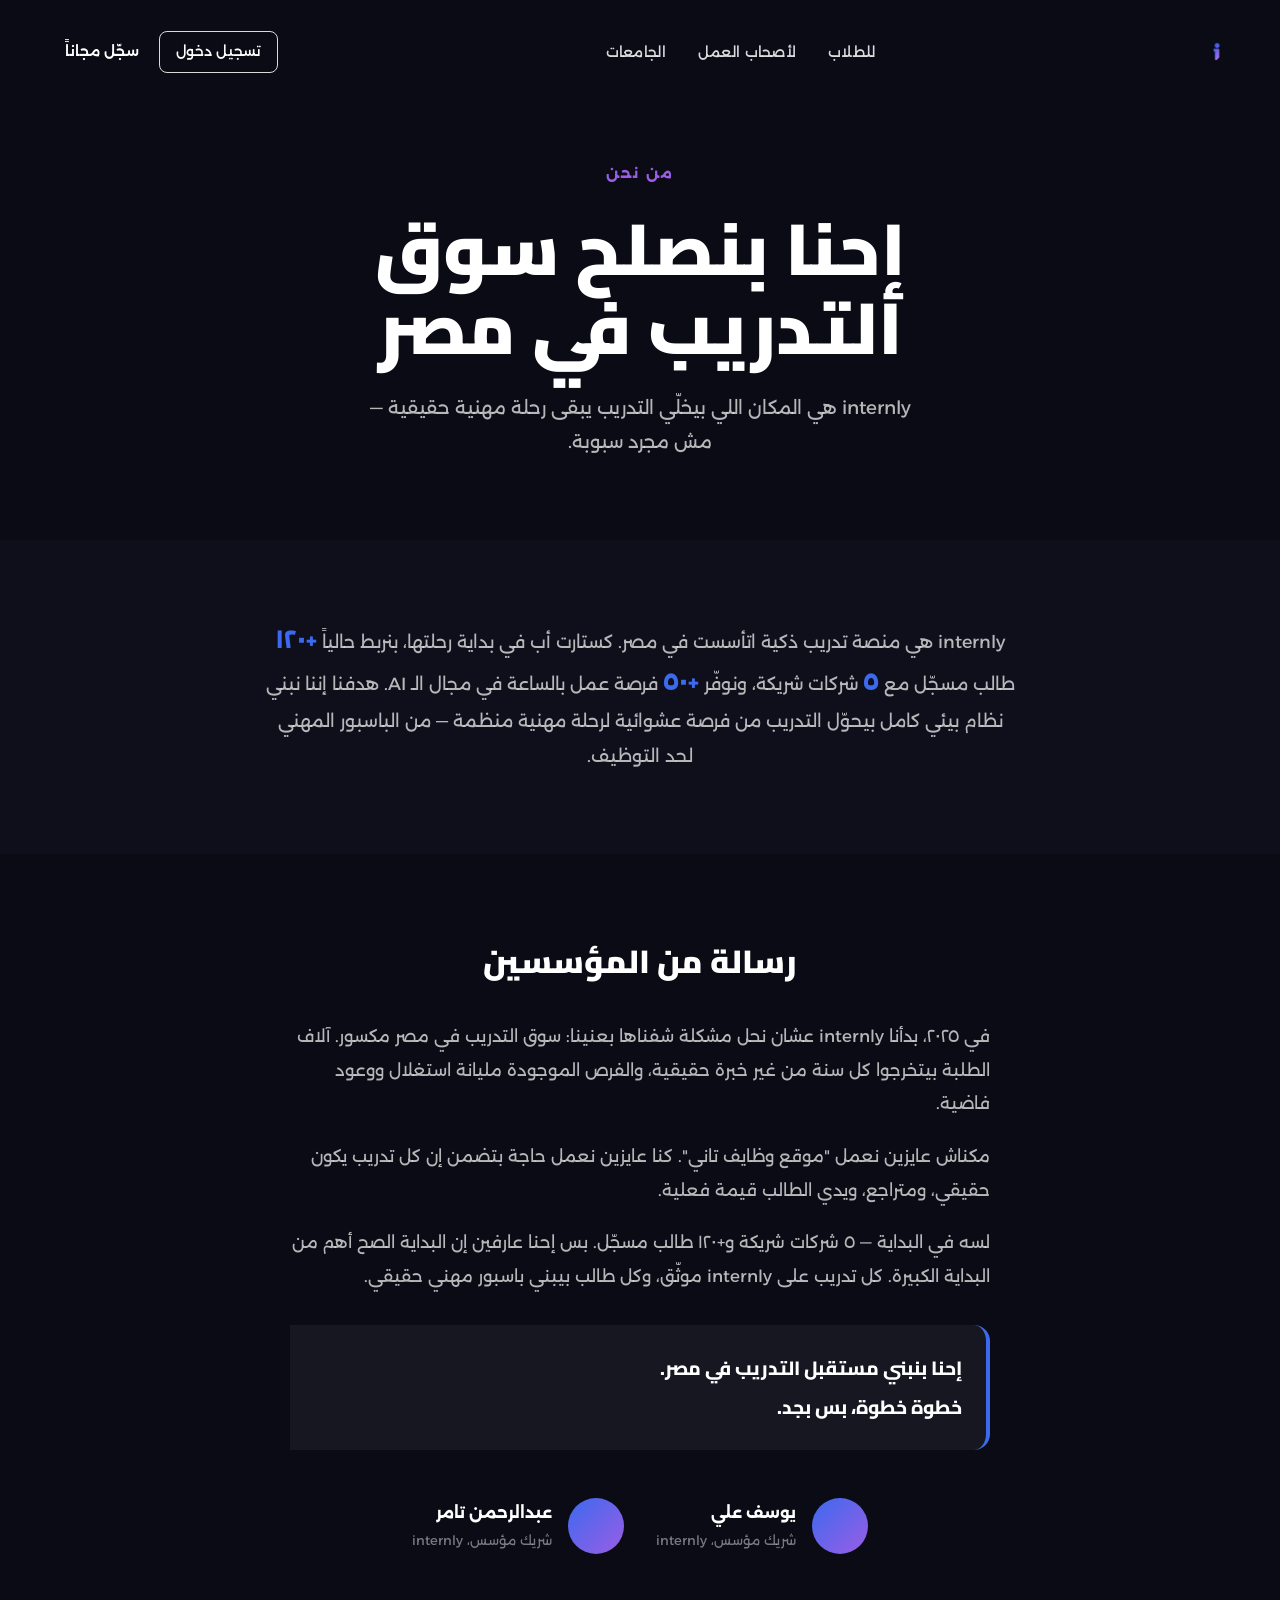
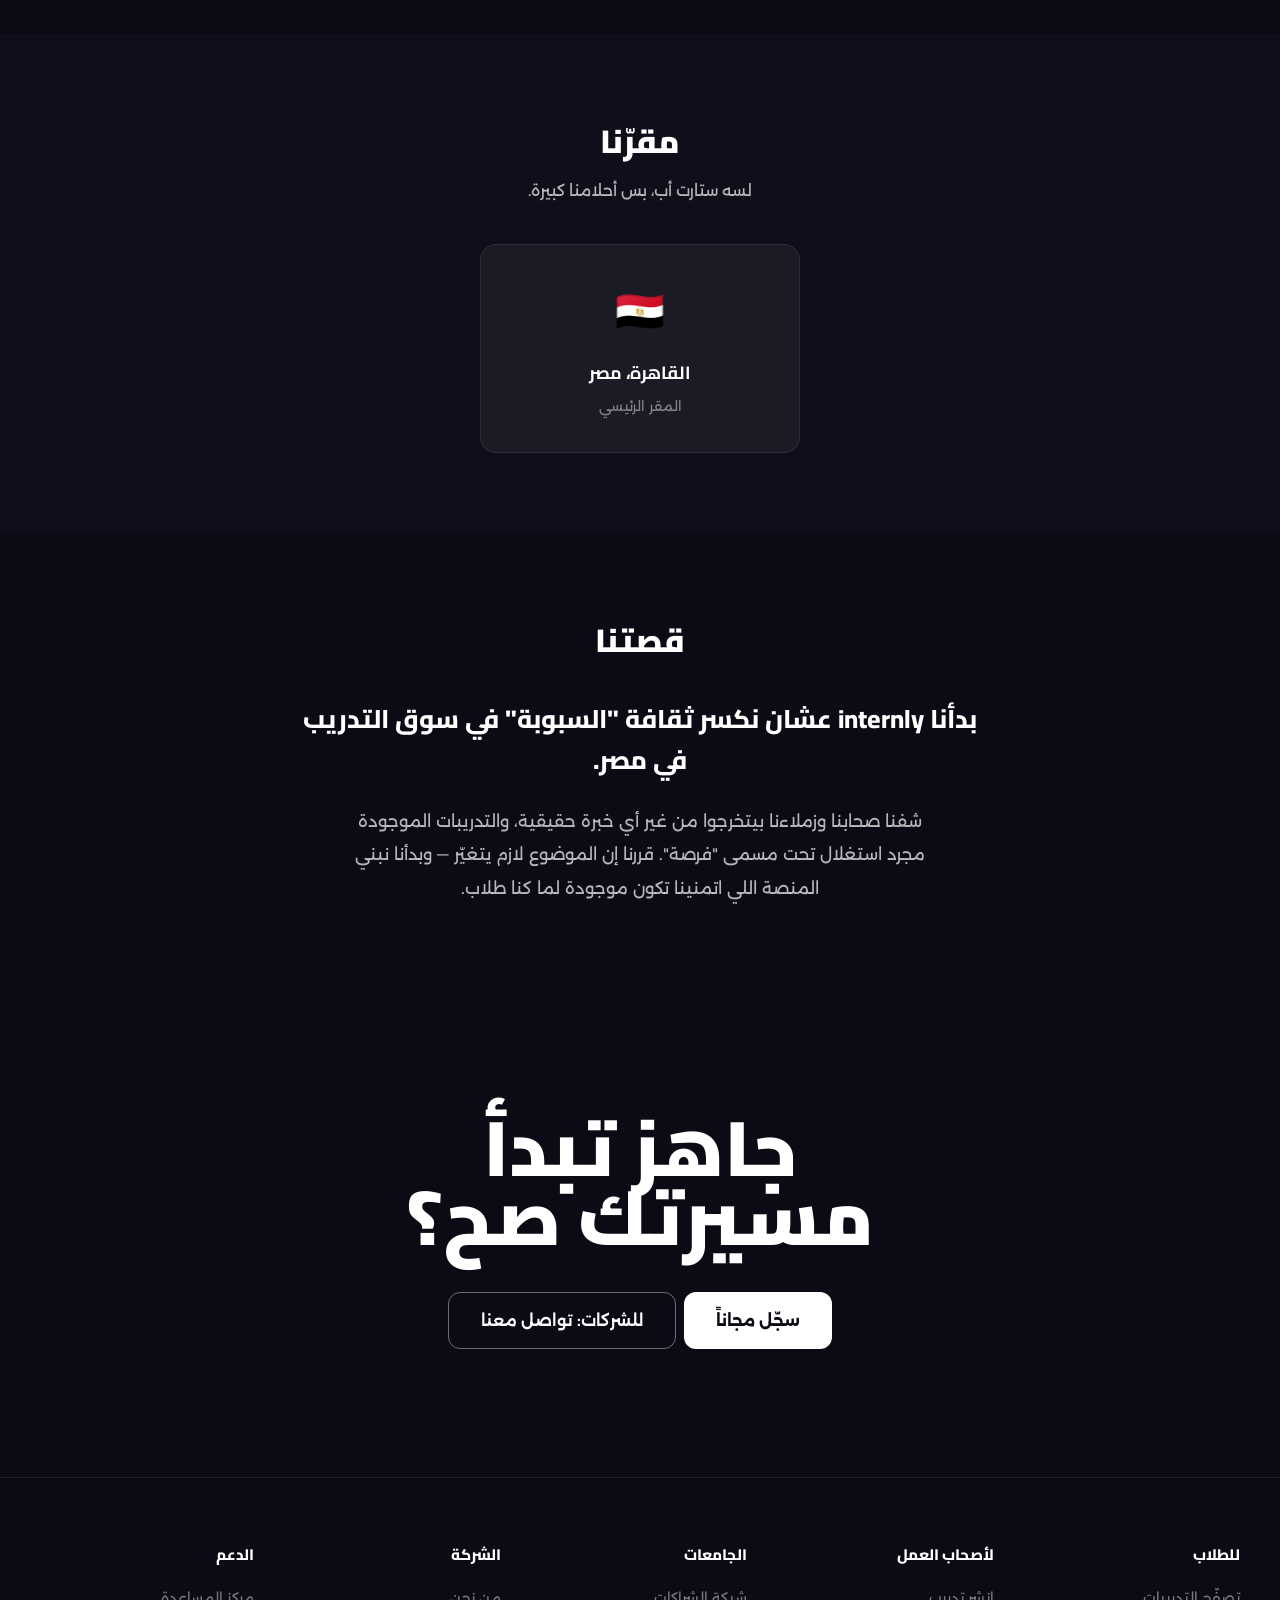
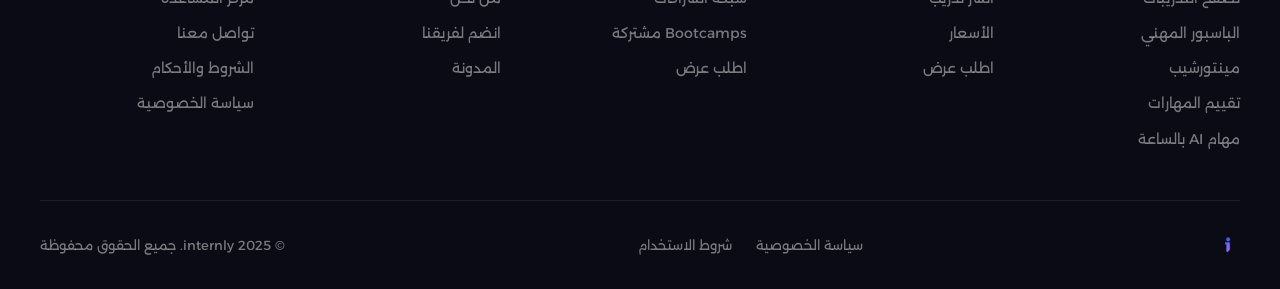
<file: about.html>
<!DOCTYPE html>
<html lang="ar" dir="rtl">
<head>
<meta charset="UTF-8">
<meta name="viewport" content="width=device-width, initial-scale=1.0">
<title>من نحن – internly</title>
<meta name="description" content="تعرّف على قصة internly — ستارت أب مصري بيصلح سوق التدريب. تأسست على يد يوسف علي وعبدالرحمن تامر.">
<meta name="theme-color" content="#0a0b14">
<link rel="preconnect" href="https://fonts.googleapis.com">
<link href="https://fonts.googleapis.com/css2?family=Alexandria:wght@300;400;500;600;700;800;900&family=Cairo:wght@300;400;600;700;900&display=swap" rel="stylesheet">
<link rel="stylesheet" href="css/main.css">
<link rel="stylesheet" href="css/about-new.css">
</head>
<body>

<!-- LOADING SCREEN -->
<div class="loader-screen" id="loader">
  <div class="loader-logo"><img src="assets/logo.png" alt="internly"></div>
</div>

<!-- NAVBAR -->
<nav class="pill-nav" id="mainNav">
  <div class="nav-container">
    <div class="nav-logo"><a href="index.html"><img src="assets/logo.png" alt="internly"></a></div>
    <ul class="nav-links" id="navLinks">
      <li data-dropdown="students">
        <a href="index.html#">للطلاب</a>
        <div class="mega-dropdown" id="dd-students">
          <div class="mega-promo">
            <div class="mega-promo-badge"><img src="assets/logo.png" alt="internly"></div>
            <p class="mega-promo-text">اكتشف تدريبات موثّقة ومنظمة تبني مسيرتك المهنية صح من البداية.</p>
            <a href="index.html#" class="mega-promo-link">ابدأ رحلتك <span>→</span></a>
          </div>
          <div class="mega-col">
            <h4>استكشف</h4>
            <a href="#">تصفّح التدريبات الموثّقة</a>
            <a href="#">ابني الباسبور المهني</a>
            <a href="#">مينتورشيب وتوجيه</a>
            <a href="#">تقييم المهارات</a>
          </div>
          <div class="mega-col">
            <h4>موارد</h4>
            <a href="#">نصائح المقابلات</a>
            <a href="#">دليل أول تدريب</a>
            <a href="#">قصص نجاح</a>
          </div>
        </div>
      </li>
      <li data-dropdown="employers">
        <a href="index.html#">لأصحاب العمل</a>
        <div class="mega-dropdown" id="dd-employers">
          <div class="mega-promo">
            <div class="mega-promo-badge"><img src="assets/logo.png" alt="internly"></div>
            <p class="mega-promo-text">وصّل شركتك بأحسن المواهب الجديدة في مصر.</p>
            <a href="index.html#" class="mega-promo-link">انشر تدريب <span>→</span></a>
          </div>
          <div class="mega-col">
            <h4>الحلول</h4>
            <a href="#">انشر تدريب</a>
            <a href="#">مطابقة ذكية (قريباً)</a>
            <a href="#">بناء العلامة التجارية</a>
            <a href="#">أسعار الشركات</a>
          </div>
          <div class="mega-col">
            <h4>موارد</h4>
            <a href="#">لماذا internly؟</a>
            <a href="#">اطلب عرض</a>
          </div>
        </div>
      </li>
      <li data-dropdown="universities">
        <a href="index.html#">الجامعات</a>
        <div class="mega-dropdown" id="dd-universities">
          <div class="mega-promo">
            <div class="mega-promo-badge"><img src="assets/logo.png" alt="internly"></div>
            <p class="mega-promo-text">أدوات متكاملة لمراكز التوظيف في الجامعات.</p>
            <a href="index.html#" class="mega-promo-link">اطلب عرض <span>→</span></a>
          </div>
          <div class="mega-col">
            <h4>الحلول</h4>
            <a href="#">شبكة الشراكات</a>
            <a href="#">متابعة نجاح الطلاب</a>
            <a href="#">Bootcamps مشتركة</a>
          </div>
          <div class="mega-col">
            <h4>موارد</h4>
            <a href="#">أدوات التسويق</a>
            <a href="#">اطلب عرض</a>
          </div>
        </div>
      </li>
    </ul>
    <div class="nav-actions">
      <a href="login.html" class="btn-login" id="btnLogin">تسجيل دخول</a>
      <a href="signup.html" class="btn-signup" id="btnSignup">سجّل مجاناً</a>
    </div>
    <button class="hamburger" id="hamburger" aria-label="القائمة">
      <span></span><span></span><span></span>
    </button>
  </div>
</nav>

<!-- ═══════════════════════════════════
     ABOUT HERO
════════════════════════════════════ -->
<section class="about-hero">
  <div class="about-hero-inner">
    <p class="about-label">من نحن</p>
    <h1 class="about-headline">إحنا بنصلح سوق<br>التدريب في مصر</h1>
    <p class="about-hero-desc">internly هي المكان اللي بيخلّي التدريب يبقى رحلة مهنية حقيقية — مش مجرد سبوبة.</p>
  </div>
</section>

<!-- ═══════════════════════════════════
     ABOUT DESCRIPTION + REAL STATS
════════════════════════════════════ -->
<section class="about-desc-section">
  <div class="about-desc-inner">
    <p class="about-desc-text">
      internly هي منصة تدريب ذكية اتأسست في مصر. كستارت أب في بداية رحلتها، بنربط حالياً
      <strong class="stat-highlight">+١٢٠</strong> طالب مسجّل مع
      <strong class="stat-highlight">٥</strong> شركات شريكة، ونوفّر
      <strong class="stat-highlight">+٥٠</strong> فرصة عمل بالساعة في مجال الـ AI.
      هدفنا إننا نبني نظام بيئي كامل بيحوّل التدريب من فرصة عشوائية لرحلة مهنية منظمة — من الباسبور المهني لحد التوظيف.
    </p>
  </div>
</section>

<!-- ═══════════════════════════════════
     CO-FOUNDERS LETTER
════════════════════════════════════ -->
<section class="about-letter-section">
  <div class="about-letter-inner">
    <h2 class="letter-title">رسالة من المؤسسين</h2>
    <div class="letter-content">
      <p>في ٢٠٢٥، بدأنا internly عشان نحل مشكلة شفناها بعنينا: سوق التدريب في مصر مكسور. آلاف الطلبة بيتخرجوا كل سنة من غير خبرة حقيقية، والفرص الموجودة مليانة استغلال ووعود فاضية.</p>
      <p>مكناش عايزين نعمل "موقع وظايف تاني". كنا عايزين نعمل حاجة بتضمن إن كل تدريب يكون حقيقي، ومتراجع، ويدي الطالب قيمة فعلية.</p>
      <p>لسه في البداية — ٥ شركات شريكة و+١٢٠ طالب مسجّل. بس إحنا عارفين إن البداية الصح أهم من البداية الكبيرة. كل تدريب على internly موثّق، وكل طالب بيبني باسبور مهني حقيقي.</p>
      <p class="letter-emphasis">إحنا بنبني مستقبل التدريب في مصر.<br>خطوة خطوة، بس بجد.</p>
    </div>
    <div class="letter-signatures">
      <div class="letter-signature">
        <div class="signature-avatar"></div>
        <div class="signature-info">
          <strong class="signature-name">يوسف علي</strong>
          <span class="signature-role">شريك مؤسس، internly</span>
        </div>
      </div>
      <div class="letter-signature">
        <div class="signature-avatar"></div>
        <div class="signature-info">
          <strong class="signature-name">عبدالرحمن تامر</strong>
          <span class="signature-role">شريك مؤسس، internly</span>
        </div>
      </div>
    </div>
  </div>
</section>

<!-- ═══════════════════════════════════
     OFFICE LOCATION
════════════════════════════════════ -->
<section class="about-offices-section">
  <div class="about-offices-inner">
    <h2 class="offices-title">مقرّنا</h2>
    <p class="offices-desc">لسه ستارت أب، بس أحلامنا كبيرة.</p>
    <div class="offices-grid" style="max-width:320px;margin:0 auto">
      <div class="office-card fade-in">
        <div class="office-icon">🇪🇬</div>
        <strong class="office-city">القاهرة، مصر</strong>
        <span class="office-area">المقر الرئيسي</span>
      </div>
    </div>
  </div>
</section>

<!-- ═══════════════════════════════════
     OUR STORY
════════════════════════════════════ -->
<section class="about-story-section">
  <div class="about-story-inner">
    <h2 class="story-title">قصتنا</h2>
    <div class="story-content">
      <p class="story-text-large">بدأنا internly عشان نكسر ثقافة "السبوبة" في سوق التدريب في مصر.</p>
      <p class="story-text-sub">شفنا صحابنا وزملاءنا بيتخرجوا من غير أي خبرة حقيقية، والتدريبات الموجودة مجرد استغلال تحت مسمى "فرصة". قررنا إن الموضوع لازم يتغيّر — وبدأنا نبني المنصة اللي اتمنينا تكون موجودة لما كنا طلاب.</p>
    </div>
  </div>
</section>

<!-- ═══════════════════════════════════
     CTA
════════════════════════════════════ -->
<section class="cta-section">
  <div class="cta-inner">
    <h2 class="cta-title">
      <span class="cta-line">جاهز تبدأ</span>
      <span class="cta-line">مسيرتك صح؟</span>
    </h2>
    <div class="cta-btns">
      <a href="signup.html" class="btn-white" id="ctaRegister">سجّل مجاناً</a>
      <a href="signup.html" class="btn-ghost" id="ctaCompany">للشركات: تواصل معنا</a>
    </div>
  </div>
</section>

<!-- FOOTER -->
<footer>
  <div class="footer-grid">
    <div class="footer-col">
      <h4 class="footer-col-title">للطلاب</h4>
      <ul class="footer-col-links">
        <li><a href="#">تصفّح التدريبات</a></li>
        <li><a href="#">الباسبور المهني</a></li>
        <li><a href="#">مينتورشيب</a></li>
        <li><a href="#">تقييم المهارات</a></li>
        <li><a href="#">مهام AI بالساعة</a></li>
      </ul>
    </div>
    <div class="footer-col">
      <h4 class="footer-col-title">لأصحاب العمل</h4>
      <ul class="footer-col-links">
        <li><a href="#">انشر تدريب</a></li>
        <li><a href="#">الأسعار</a></li>
        <li><a href="#">اطلب عرض</a></li>
      </ul>
    </div>
    <div class="footer-col">
      <h4 class="footer-col-title">الجامعات</h4>
      <ul class="footer-col-links">
        <li><a href="#">شبكة الشراكات</a></li>
        <li><a href="#">Bootcamps مشتركة</a></li>
        <li><a href="#">اطلب عرض</a></li>
      </ul>
    </div>
    <div class="footer-col">
      <h4 class="footer-col-title">الشركة</h4>
      <ul class="footer-col-links">
        <li><a href="about.html">من نحن</a></li>
        <li><a href="#">انضم لفريقنا</a></li>
        <li><a href="#">المدونة</a></li>
      </ul>
    </div>
    <div class="footer-col">
      <h4 class="footer-col-title">الدعم</h4>
      <ul class="footer-col-links">
        <li><a href="#">مركز المساعدة</a></li>
        <li><a href="#">تواصل معنا</a></li>
        <li><a href="#">الشروط والأحكام</a></li>
        <li><a href="#">سياسة الخصوصية</a></li>
      </ul>
    </div>
  </div>
  <div class="footer-bottom">
    <div class="footer-bottom-inner">
      <div class="footer-brand"><img src="assets/logo.png" alt="internly" class="footer-logo-img"></div>
      <div class="footer-legal">
        <a href="#">سياسة الخصوصية</a>
        <a href="#">شروط الاستخدام</a>
      </div>
      <p class="footer-copyright">© 2025 internly. جميع الحقوق محفوظة</p>
    </div>
  </div>
</footer>

<!-- WAITLIST MODAL -->
<div class="modal-overlay" id="modalOverlay">
  <div class="modal">
    <button class="modal-close" onclick="closeModal()">&times;</button>
    <div class="modal-icon">🚀</div>
    <h3 class="modal-title">انضم لقائمة الانتظار</h3>
    <p class="modal-desc">كن من أوائل المستفيدين عند إطلاق internly</p>
    <form id="waitlistForm" class="modal-form">
      <input type="text" class="modal-input" placeholder="الاسم الكامل" required>
      <input type="email" class="modal-input" placeholder="البريد الإلكتروني" required>
      <input type="tel" class="modal-input" placeholder="رقم الهاتف (اختياري)">
      <button type="submit" class="modal-btn">سجّل الآن</button>
    </form>
    <div class="modal-success" id="modalSuccess">
      <div class="success-icon">✅</div>
      <h3>تم التسجيل بنجاح!</h3>
      <p>سنتواصل معك قريباً عند الإطلاق</p>
    </div>
  </div>
</div>

<button class="back-to-top" id="backToTop" aria-label="العودة للأعلى">↑</button>

<script src="js/main.js"></script>

<!--Start of Tawk.to Script-->
<script type="text/javascript">
var Tawk_API=Tawk_API||{}, Tawk_LoadStart=new Date();
(function(){
var s1=document.createElement("script"),s0=document.getElementsByTagName("script")[0];
s1.async=true;
s1.src='https://embed.tawk.to/6a14f5feda221a1c3a6a4a73/1jpgu1qs7';
s1.charset='UTF-8';
s1.setAttribute('crossorigin','*');
s0.parentNode.insertBefore(s1,s0);
})();
</script>
<!--End of Tawk.to Script-->

</body>
</html>
</file>
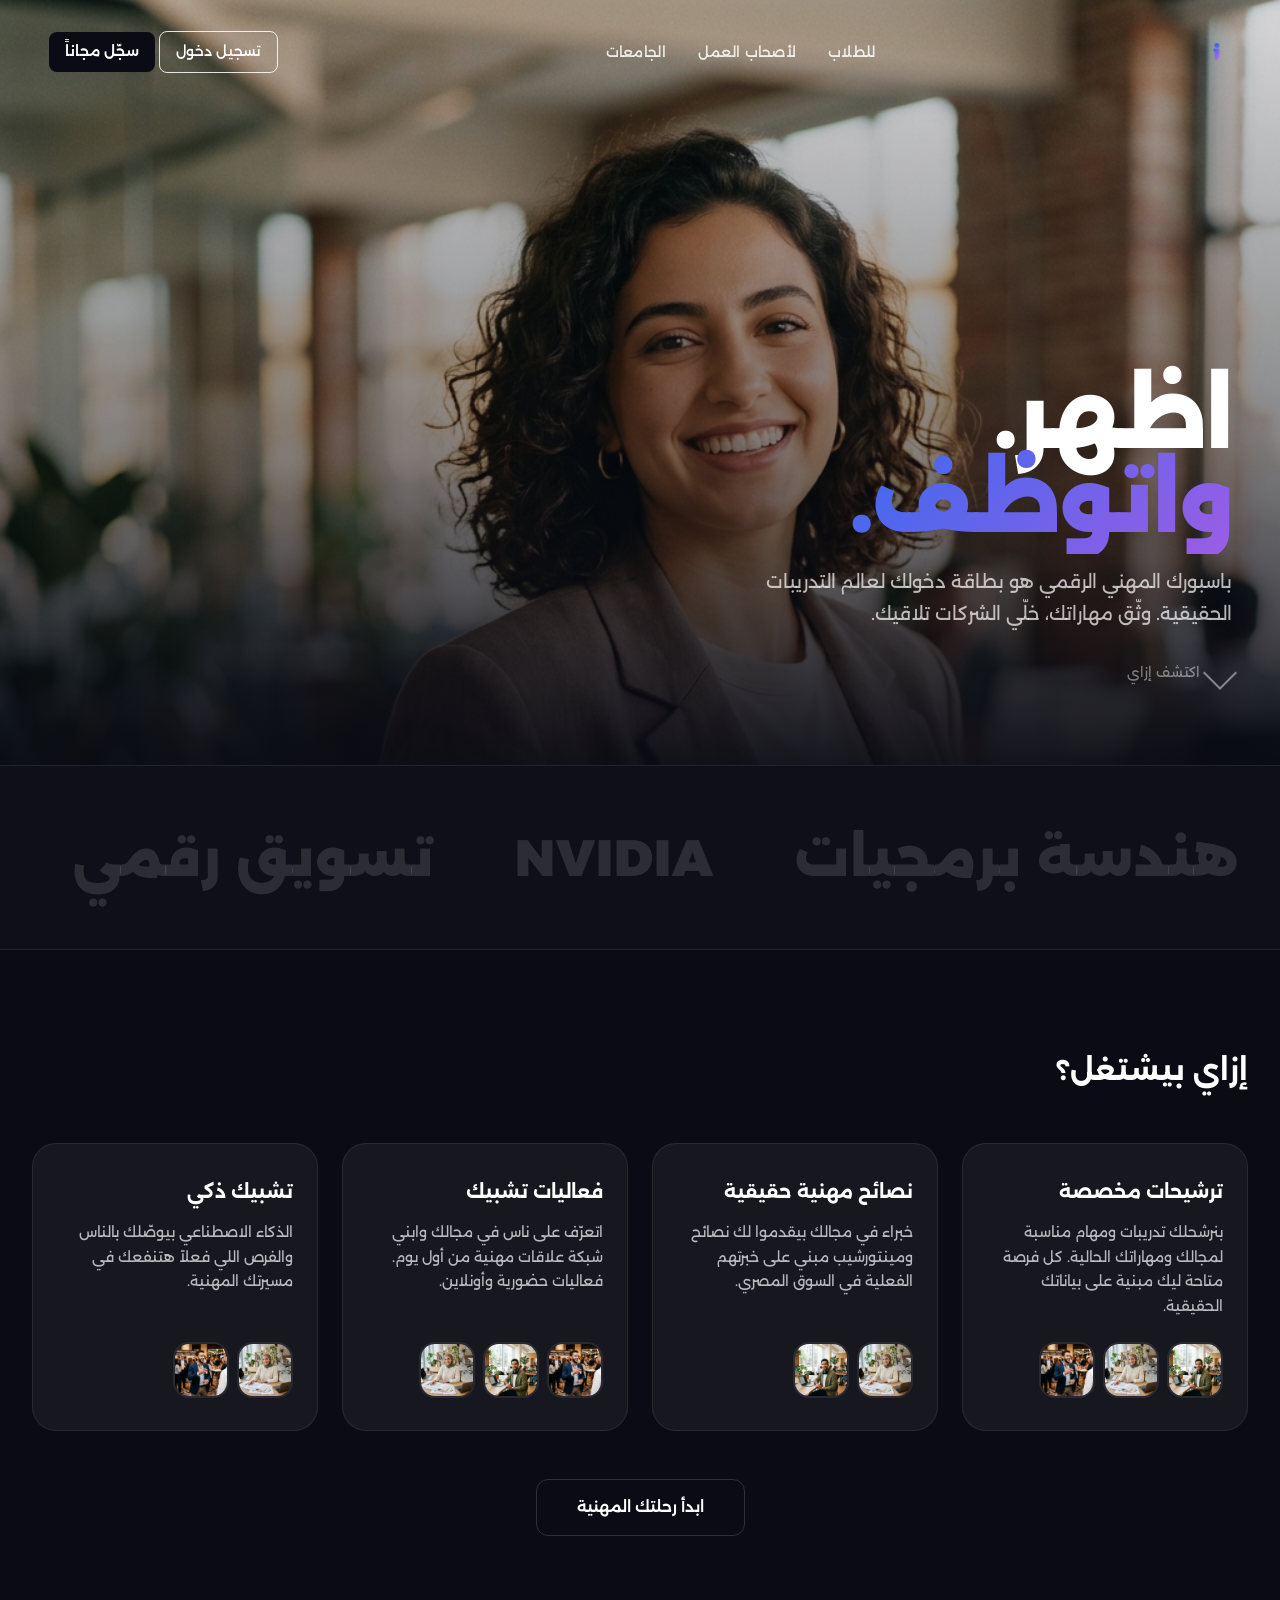
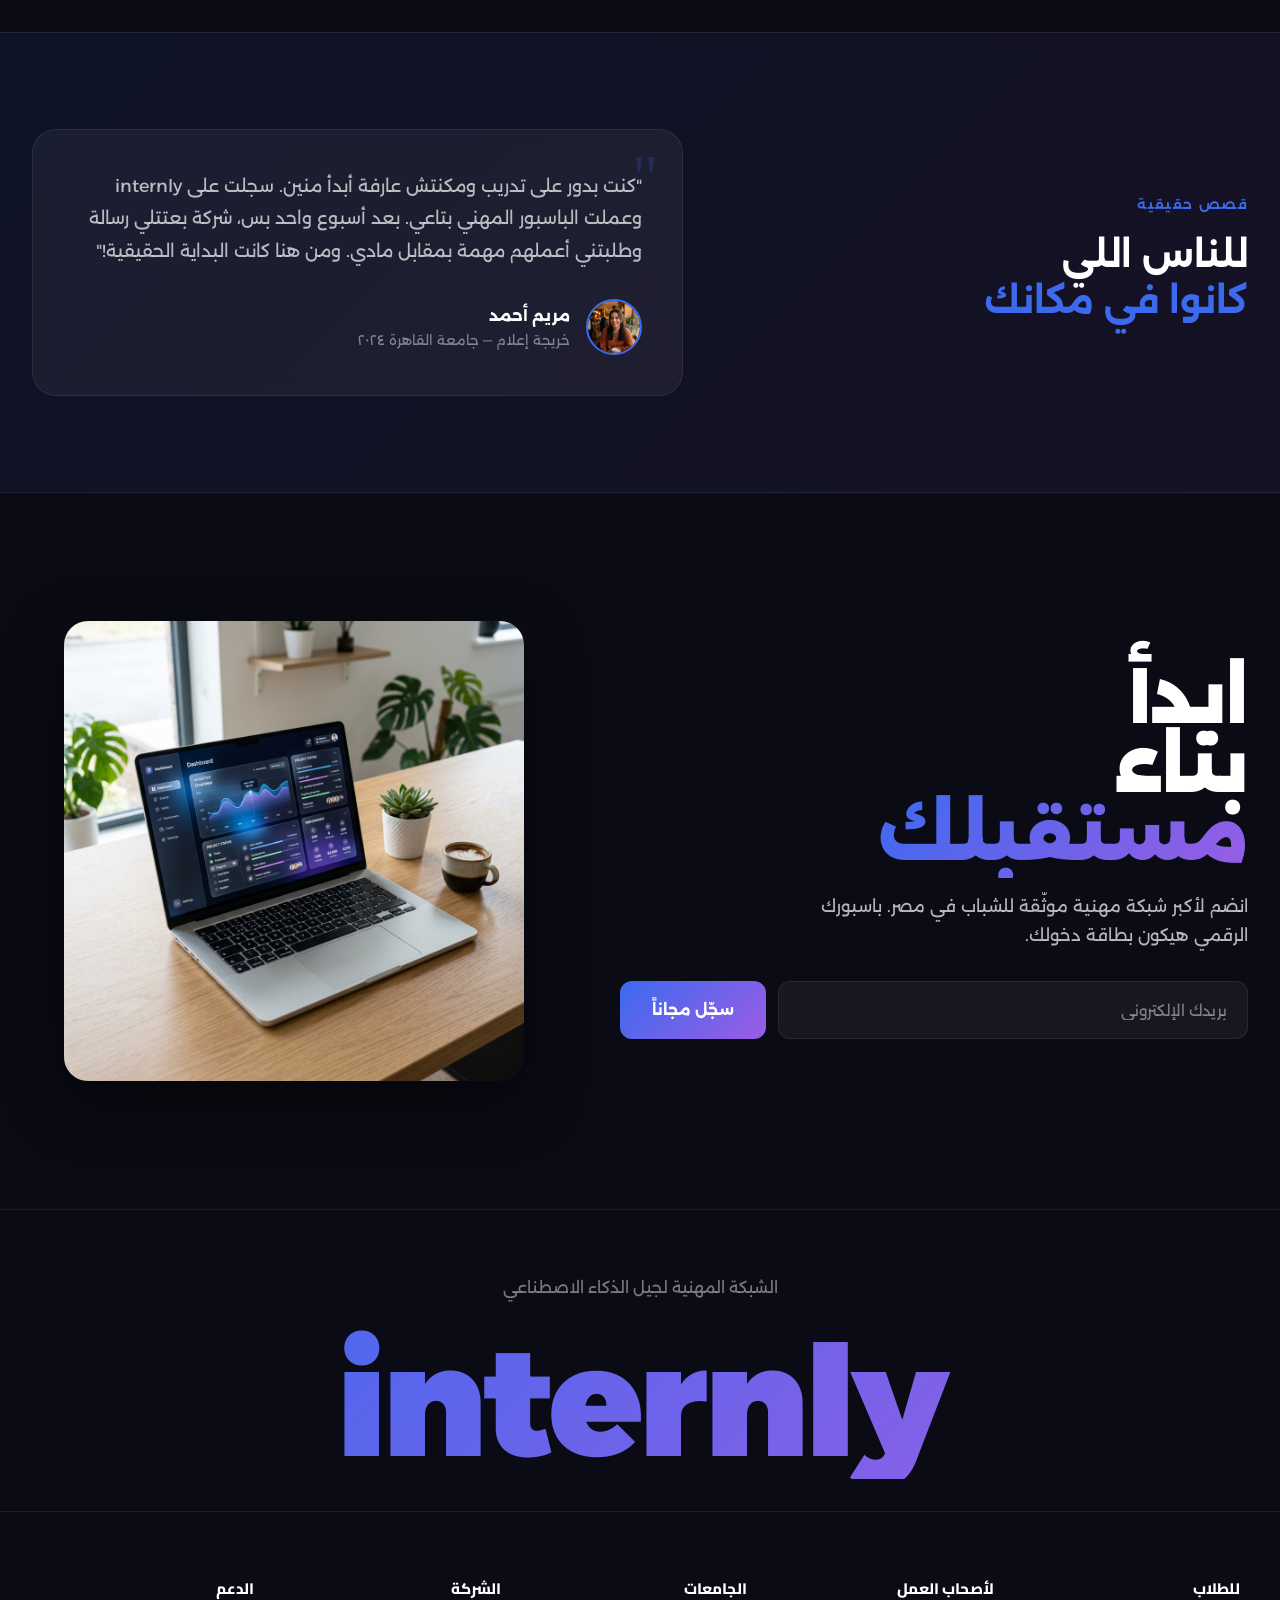
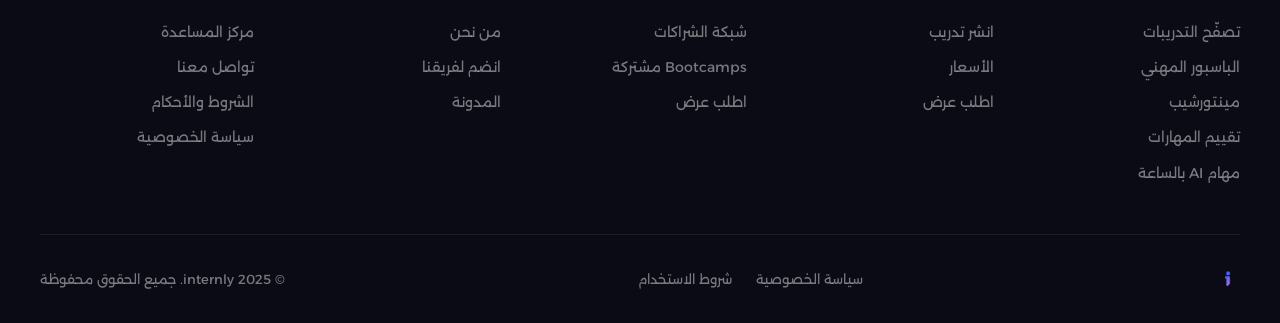
<file: passport.html>
<!DOCTYPE html>
<html lang="ar" dir="rtl">
<head>
<meta charset="UTF-8">
<meta name="viewport" content="width=device-width, initial-scale=1.0">
<title>الباسبور المهني – internly</title>
<meta name="description" content="ابني باسبورك المهني الرقمي على internly. وثّق مهاراتك، خلّي الشركات تلاقيك.">
<meta name="theme-color" content="#0a0b14">
<link rel="preconnect" href="https://fonts.googleapis.com">
<link href="https://fonts.googleapis.com/css2?family=Alexandria:wght@300;400;500;600;700;800;900&family=Cairo:wght@300;400;600;700;900&display=swap" rel="stylesheet">
<link rel="stylesheet" href="css/main.css">
<link rel="stylesheet" href="css/passport.css">
<!-- AOS.js -->
<link rel="stylesheet" href="https://unpkg.com/aos@2.3.4/dist/aos.css">
</head>
<body>

<!-- ═══════════════════════════════════
     FLOATING PILL NAVBAR + MEGA MENU
════════════════════════════════════ -->
<nav class="pill-nav" id="mainNav">
  <div class="nav-container">
    <div class="nav-logo"><a href="index.html"><img src="assets/logo.png" alt="internly"></a></div>
    <ul class="nav-links" id="navLinks">
      <li data-dropdown="students">
        <a href="#">للطلاب</a>
        <div class="mega-dropdown" id="dd-students">
          <div class="mega-promo">
            <div class="mega-promo-badge"><img src="assets/logo.png" alt="internly"></div>
            <p class="mega-promo-text">اكتشف تدريبات موثّقة ومنظمة تبني مسيرتك المهنية صح من البداية.</p>
            <a href="#" class="mega-promo-link">ابدأ رحلتك <span>→</span></a>
          </div>
          <div class="mega-col">
            <h4>استكشف</h4>
            <a href="#">تصفّح التدريبات الموثّقة</a>
            <a href="passport.html">ابني الباسبور المهني</a>
            <a href="#">مينتورشيب وتوجيه</a>
            <a href="#">تقييم المهارات</a>
          </div>
          <div class="mega-col">
            <h4>موارد</h4>
            <a href="#">نصائح المقابلات</a>
            <a href="#">دليل أول تدريب</a>
            <a href="#">قصص نجاح</a>
          </div>
        </div>
      </li>
      <li data-dropdown="employers">
        <a href="#">لأصحاب العمل</a>
        <div class="mega-dropdown" id="dd-employers">
          <div class="mega-promo">
            <div class="mega-promo-badge"><img src="assets/logo.png" alt="internly"></div>
            <p class="mega-promo-text">وصّل شركتك بأحسن المواهب الجديدة في مصر — متدربين متقيمين وجاهزين.</p>
            <a href="#" class="mega-promo-link">انشر تدريب <span>→</span></a>
          </div>
          <div class="mega-col">
            <h4>الحلول</h4>
            <a href="#">انشر تدريب</a>
            <a href="#">مطابقة ذكية بالـ AI</a>
            <a href="#">بناء العلامة التجارية</a>
            <a href="#">أسعار الشركات</a>
          </div>
          <div class="mega-col">
            <h4>موارد</h4>
            <a href="#">لماذا internly؟</a>
            <a href="#">اطلب عرض</a>
            <a href="#">تواصل مع المبيعات</a>
          </div>
        </div>
      </li>
      <li data-dropdown="universities">
        <a href="#">الجامعات</a>
        <div class="mega-dropdown" id="dd-universities">
          <div class="mega-promo">
            <div class="mega-promo-badge"><img src="assets/logo.png" alt="internly"></div>
            <p class="mega-promo-text">أدوات متكاملة لمراكز التوظيف في الجامعات لمتابعة نجاح طلابها.</p>
            <a href="#" class="mega-promo-link">اطلب عرض <span>→</span></a>
          </div>
          <div class="mega-col">
            <h4>الحلول</h4>
            <a href="#">شبكة الشراكات</a>
            <a href="#">متابعة نجاح الطلاب</a>
            <a href="#">Bootcamps مشتركة</a>
          </div>
          <div class="mega-col">
            <h4>موارد</h4>
            <a href="#">أدوات التسويق</a>
            <a href="#">قصص جامعات</a>
            <a href="#">اطلب عرض</a>
          </div>
        </div>
      </li>
    </ul>
    <div class="nav-actions">
      <a href="login.html" class="btn-login" id="btnLogin">تسجيل دخول</a>
      <a href="signup.html" class="btn-signup" id="btnSignup">سجّل مجاناً</a>
    </div>
    <button class="hamburger" id="hamburger" aria-label="القائمة">
      <span></span><span></span><span></span>
    </button>
  </div>
</nav>


<!-- ══════════════════════════════════════════════
     SECTION 1 — HERO (Full-bleed image + overlay)
     ══════════════════════════════════════════════ -->
<section class="hs-hero">
  <img src="assets/pp_hero.png" alt="" class="hs-hero-img">
  <div class="hs-hero-overlay"></div>
  <div class="hs-hero-content" data-aos="fade-up">
    <h1>اظهر.<br><span class="hs-accent">واتوظّف.</span></h1>
    <p class="hs-hero-sub">باسبورك المهني الرقمي هو بطاقة دخولك لعالم التدريبات الحقيقية. وثّق مهاراتك، خلّي الشركات تلاقيك.</p>
    <div class="hs-scroll-hint">
      <div class="hs-scroll-arrow"></div>
      <span>اكتشف إزاي</span>
    </div>
  </div>
</section>


<!-- ══════════════════════════════════════════════
     SECTION 2 — MARQUEE (Giant bold typography)
     ══════════════════════════════════════════════ -->
<div class="hs-marquee">
  <div class="hs-marquee-track">
    <span class="hs-marquee-item">هندسة برمجيات</span>
    <span class="hs-marquee-item">Nvidia</span>
    <span class="hs-marquee-item">تسويق رقمي</span>
    <span class="hs-marquee-item">Spotify</span>
    <span class="hs-marquee-item">تصميم جرافيك</span>
    <span class="hs-marquee-item">Google</span>
    <span class="hs-marquee-item">إدارة أعمال</span>
    <span class="hs-marquee-item">Microsoft</span>
    <span class="hs-marquee-item">ذكاء اصطناعي</span>
    <span class="hs-marquee-item">Amazon</span>
    <!-- Duplicate for seamless loop -->
    <span class="hs-marquee-item">هندسة برمجيات</span>
    <span class="hs-marquee-item">Nvidia</span>
    <span class="hs-marquee-item">تسويق رقمي</span>
    <span class="hs-marquee-item">Spotify</span>
    <span class="hs-marquee-item">تصميم جرافيك</span>
    <span class="hs-marquee-item">Google</span>
    <span class="hs-marquee-item">إدارة أعمال</span>
    <span class="hs-marquee-item">Microsoft</span>
    <span class="hs-marquee-item">ذكاء اصطناعي</span>
    <span class="hs-marquee-item">Amazon</span>
  </div>
</div>


<!-- ══════════════════════════════════════════════
     SECTION 3 — HOW IT WORKS (4-column cards)
     ══════════════════════════════════════════════ -->
<section class="hs-how" id="hsHow">
  <h2 class="hs-how-label" data-aos="fade-up">إزاي بيشتغل؟</h2>

  <div class="hs-how-grid">
    <div class="hs-how-card" data-aos="fade-up" data-aos-delay="0">
      <h3>ترشيحات مخصصة</h3>
      <p>بنرشحلك تدريبات ومهام مناسبة لمجالك ومهاراتك الحالية. كل فرصة متاحة ليك مبنية على بياناتك الحقيقية.</p>
      <div class="hs-how-photos">
        <img src="assets/pp_person1.png" alt="متدرب">
        <img src="assets/pp_person2.png" alt="متدربة">
        <img src="assets/pp_person3.png" alt="متدرب">
      </div>
    </div>

    <div class="hs-how-card" data-aos="fade-up" data-aos-delay="100">
      <h3>نصائح مهنية حقيقية</h3>
      <p>خبراء في مجالك بيقدموا لك نصائح ومينتورشيب مبني على خبرتهم الفعلية في السوق المصري.</p>
      <div class="hs-how-photos">
        <img src="assets/pp_person2.png" alt="مينتور">
        <img src="assets/pp_person1.png" alt="متدرب">
      </div>
    </div>

    <div class="hs-how-card" data-aos="fade-up" data-aos-delay="200">
      <h3>فعاليات تشبيك</h3>
      <p>اتعرّف على ناس في مجالك وابني شبكة علاقات مهنية من أول يوم. فعاليات حضورية وأونلاين.</p>
      <div class="hs-how-photos">
        <img src="assets/pp_person3.png" alt="فعالية">
        <img src="assets/pp_person1.png" alt="تشبيك">
        <img src="assets/pp_person2.png" alt="فريق">
      </div>
    </div>

    <div class="hs-how-card" data-aos="fade-up" data-aos-delay="300">
      <h3>تشبيك ذكي</h3>
      <p>الذكاء الاصطناعي بيوصّلك بالناس والفرص اللي فعلاً هتنفعك في مسيرتك المهنية.</p>
      <div class="hs-how-photos">
        <img src="assets/pp_person2.png" alt="تشبيك">
        <img src="assets/pp_person3.png" alt="AI">
      </div>
    </div>
  </div>

  <div class="hs-how-cta" data-aos="fade-up" data-aos-delay="400">
    <a href="signup.html" class="hs-btn-outline">ابدأ رحلتك المهنية</a>
  </div>
</section>


<!-- ══════════════════════════════════════════════
     SECTION 4 — TESTIMONIALS
     ══════════════════════════════════════════════ -->
<section class="hs-testimonials" id="hsTestimonials">
  <div class="hs-test-inner">
    <div class="hs-test-info" data-aos="fade-up">
      <p class="hs-test-label">قصص حقيقية</p>
      <h2 class="hs-test-title">للناس اللي<br><span class="hs-highlight">كانوا في مكانك</span></h2>
    </div>

    <div class="hs-quote-card" data-aos="fade-left" data-aos-delay="200">
      <p class="hs-quote-text">"كنت بدور على تدريب ومكنتش عارفة أبدأ منين. سجلت على internly وعملت الباسبور المهني بتاعي. بعد أسبوع واحد بس، شركة بعتتلي رسالة وطلبتني أعملهم مهمة بمقابل مادي. ومن هنا كانت البداية الحقيقية!"</p>
      <div class="hs-quote-author">
        <img src="assets/pp_testimonial.png" alt="مريم أحمد" class="hs-quote-avatar">
        <div>
          <p class="hs-quote-name">مريم أحمد</p>
          <p class="hs-quote-role">خريجة إعلام — جامعة القاهرة ٢٠٢٤</p>
        </div>
      </div>
    </div>
  </div>
</section>


<!-- ══════════════════════════════════════════════
     SECTION 5 — BOTTOM CTA
     ══════════════════════════════════════════════ -->
<section class="hs-cta" id="hsCta">
  <div class="hs-cta-text" data-aos="fade-up">
    <h2>ابدأ<br>بناء<br><span class="hs-accent">مستقبلك</span></h2>
    <p>انضم لأكبر شبكة مهنية موثّقة للشباب في مصر. باسبورك الرقمي هيكون بطاقة دخولك.</p>
    <div class="hs-cta-form">
      <input type="email" class="hs-cta-input" placeholder="بريدك الإلكتروني">
      <a href="signup.html" class="hs-cta-submit">سجّل مجاناً</a>
    </div>
  </div>

  <div class="hs-cta-visual" data-aos="fade-left" data-aos-delay="200">
    <img src="assets/pp_laptop.png" alt="منصة internly">
  </div>
</section>


<!-- ══════════════════════════════════════════════
     BIG BRAND FOOTER
     ══════════════════════════════════════════════ -->
<div class="hs-big-brand">
  <p class="hs-big-brand-sub">الشبكة المهنية لجيل الذكاء الاصطناعي</p>
  <h2>internly</h2>
</div>


<!-- ═══════════════════════════════════
     FOOTER
════════════════════════════════════ -->
<footer>
  <div class="footer-grid">
    <div class="footer-col">
      <h4 class="footer-col-title">للطلاب</h4>
      <ul class="footer-col-links">
        <li><a href="#">تصفّح التدريبات</a></li>
        <li><a href="passport.html">الباسبور المهني</a></li>
        <li><a href="#">مينتورشيب</a></li>
        <li><a href="#">تقييم المهارات</a></li>
        <li><a href="#">مهام AI بالساعة</a></li>
      </ul>
    </div>
    <div class="footer-col">
      <h4 class="footer-col-title">لأصحاب العمل</h4>
      <ul class="footer-col-links">
        <li><a href="#">انشر تدريب</a></li>
        <li><a href="#">الأسعار</a></li>
        <li><a href="#">اطلب عرض</a></li>
      </ul>
    </div>
    <div class="footer-col">
      <h4 class="footer-col-title">الجامعات</h4>
      <ul class="footer-col-links">
        <li><a href="#">شبكة الشراكات</a></li>
        <li><a href="#">Bootcamps مشتركة</a></li>
        <li><a href="#">اطلب عرض</a></li>
      </ul>
    </div>
    <div class="footer-col">
      <h4 class="footer-col-title">الشركة</h4>
      <ul class="footer-col-links">
        <li><a href="about.html">من نحن</a></li>
        <li><a href="#">انضم لفريقنا</a></li>
        <li><a href="#">المدونة</a></li>
      </ul>
    </div>
    <div class="footer-col">
      <h4 class="footer-col-title">الدعم</h4>
      <ul class="footer-col-links">
        <li><a href="#">مركز المساعدة</a></li>
        <li><a href="#">تواصل معنا</a></li>
        <li><a href="#">الشروط والأحكام</a></li>
        <li><a href="#">سياسة الخصوصية</a></li>
      </ul>
    </div>
  </div>
  <div class="footer-bottom">
    <div class="footer-bottom-inner">
      <div class="footer-brand"><img src="assets/logo.png" alt="internly" class="footer-logo-img"></div>
      <div class="footer-legal">
        <a href="#">سياسة الخصوصية</a>
        <a href="#">شروط الاستخدام</a>
      </div>
      <p class="footer-copyright">&copy; 2025 internly. جميع الحقوق محفوظة</p>
    </div>
  </div>
</footer>


<!-- SCRIPTS -->
<script src="js/main.js"></script>
<script src="https://unpkg.com/aos@2.3.4/dist/aos.js"></script>
<script>
  AOS.init({
    duration: 800,
    easing: 'ease-out-cubic',
    once: true,
    offset: 80
  });
</script>

</body>
</html>
</file>
<file: css/main.css>
﻿/* ============================================================
   INTERNLY — Main Stylesheet
   Handshake-Inspired Design · Arabic RTL
   ============================================================ */

/* ----- VARIABLES & RESET ----------------------------------- */
:root {
  --bg-dark: #0a0b14;
  --bg-dark-alt: #12131f;
  --bg-section-alt: #0e0f1a;
  --text-primary: #ffffff;
  --text-secondary: rgba(255, 255, 255, 0.7);
  --text-muted: rgba(255, 255, 255, 0.45);
  --accent: #3B6AEF;
  --accent-deep: #2D52CC;
  --accent-light: rgba(59, 106, 239, 0.15);
  --purple: #9B5DE5;
  --purple-light: rgba(155, 93, 229, 0.15);
  --lime: #A78BFA;
  --cyan: #7C8FFF;
  --surface-card: rgba(255, 255, 255, 0.05);
  --border-card: rgba(255, 255, 255, 0.08);
  --border-card-hover: rgba(255, 255, 255, 0.15);
  --radius: 16px;
  --radius-lg: 24px;
  --radius-xl: 32px;
  --gold: #BA7517;
  --gold-pale: rgba(186, 117, 23, 0.15);
  --coral: #D85A30;
  --coral-pale: rgba(216, 90, 48, 0.15);
  --gradient-brand: linear-gradient(135deg, #3B6AEF, #9B5DE5);
}

*, *::before, *::after {
  margin: 0; padding: 0; box-sizing: border-box;
}

html {
  scroll-behavior: smooth;
  -webkit-text-size-adjust: 100%;
}

body {
  direction: rtl;
  font-family: 'Alexandria', sans-serif;
  font-weight: 400;
  background: var(--bg-dark);
  color: var(--text-primary);
  line-height: 1.7;
  overflow-x: hidden;
  -webkit-font-smoothing: antialiased;
  -moz-osx-font-smoothing: grayscale;
}

img { max-width: 100%; display: block; }
a { text-decoration: none; color: inherit; }
ul, ol { list-style: none; }
button { font-family: inherit; cursor: pointer; }
input, textarea, select { font-family: inherit; }

/* ----- LOADING SCREEN -------------------------------------- */
.loader-screen {
  position: fixed; inset: 0;
  background: var(--bg-dark);
  z-index: 9999;
  display: flex; align-items: center; justify-content: center;
  transition: opacity 0.6s cubic-bezier(0.22,1,0.36,1), visibility 0.6s cubic-bezier(0.22,1,0.36,1);
}
.loader-screen.loaded { opacity: 0; visibility: hidden; pointer-events: none; }
.loader-logo img { height: 80px; animation: loader-pulse 1.6s ease-in-out infinite; }

@keyframes loader-pulse {
  0%, 100% { opacity: 1; transform: scale(1); }
  50% { opacity: 0.4; transform: scale(1.08); }
}

/* ----- AURORA BACKGROUND ----------------------------------- */
.aurora-bg {
  position: absolute; inset: 0;
  overflow: hidden; pointer-events: none; z-index: 0;
}

.aurora-bg .aurora-glow {
  position: absolute; inset: 0;
  filter: blur(72px) saturate(1.3);
  opacity: 0.9;
}

.aurora-bg .blob {
  position: absolute; border-radius: 9999px;
}

.aurora-mask {
  position: absolute; inset: 0;
  background: radial-gradient(ellipse 88% 88% at 50% 50%, transparent 5%, #0a0b14 100%);
  z-index: 1;
}

/* ----- FLOATING PILL NAVBAR -------------------------------- */
nav.pill-nav {
  position: fixed;
  top: 1.5rem; left: 50%;
  transform: translateX(-50%);
  z-index: 100;
  width: calc(100% - 3rem);
  max-width: 1200px;
  background: rgba(255,255,255,0.00);
  backdrop-filter: blur(0px);
  -webkit-backdrop-filter: blur(0px);
  border: 1px solid transparent;
  border-radius: 16px;
  height: 3.5rem;
  padding: 0.5rem;
  display: flex; align-items: center;
  transition: background 0.4s ease, border-color 0.4s ease, box-shadow 0.4s ease, backdrop-filter 0.4s ease;
}

nav.pill-nav.scrolled {
  background: rgba(255,255,255,0.06);
  backdrop-filter: blur(20px) saturate(180%);
  -webkit-backdrop-filter: blur(20px) saturate(180%);
  border-color: rgba(255,255,255,0.1);
  box-shadow: 0 8px 32px rgba(0,0,0,0.4);
}

.nav-container {
  display: flex; align-items: center; justify-content: space-between;
  width: 100%; gap: 0;
}

.nav-logo a { display: flex; align-items: center; }
.nav-logo img { height: 1.75rem; }

.nav-links {
  display: flex; gap: 0; list-style: none;
  align-items: center; justify-content: center;
}

.nav-links a {
  font-size: 0.875rem; font-weight: 500;
  color: rgba(255,255,255,0.85);
  padding: 0.75rem 1rem; border-radius: 0.5rem;
  transition: background 0.3s ease, color 0.3s ease;
  white-space: nowrap;
  letter-spacing: 0.02em;
}

.nav-links a:hover { background: rgba(255,255,255,0.06); color: white; }
.nav-links a.active { color: white; font-weight: 700; }

.nav-actions { display: flex; gap: 0.25rem; align-items: center; flex-shrink: 0; }

/* ----- MEGA DROPDOWN NAV ----------------------------------- */
.nav-links li {
  position: relative;
}

.mega-dropdown {
  position: fixed;
  top: calc(1.5rem + 3.5rem + 0.5rem);
  left: 50%;
  transform: translateX(-50%);
  width: calc(100% - 3rem);
  max-width: 1200px;
  background: #ffffff;
  border-radius: 1rem;
  box-shadow: 0 20px 60px rgba(0,0,0,0.3);
  padding: 2rem;
  opacity: 0;
  visibility: hidden;
  transition: opacity 0.25s ease, visibility 0.25s ease, transform 0.25s ease;
  transform: translateX(-50%) translateY(8px);
  z-index: 300;
  display: grid;
  grid-template-columns: 280px 1fr 1fr;
  gap: 2rem;
  direction: rtl;
}

.mega-dropdown.active {
  opacity: 1;
  visibility: visible;
  transform: translateX(-50%) translateY(0);
}

.mega-promo {
  background: linear-gradient(135deg, rgba(59,106,239,0.08), rgba(155,93,229,0.08));
  border-radius: 0.75rem;
  padding: 1.5rem;
  display: flex;
  flex-direction: column;
  justify-content: space-between;
}

.mega-promo-badge {
  width: 100%;
  height: 120px;
  border-radius: 0.5rem;
  background: var(--gradient-brand);
  display: flex;
  align-items: center;
  justify-content: center;
  margin-bottom: 1rem;
}

.mega-promo-badge img {
  height: 40px;
  filter: brightness(10);
}

.mega-promo-text {
  font-size: 0.88rem;
  color: #555;
  line-height: 1.6;
  margin-bottom: 1rem;
}

.mega-promo-link {
  display: flex;
  align-items: center;
  gap: 0.5rem;
  font-size: 0.9rem;
  font-weight: 700;
  color: #0a0b14;
  transition: gap 0.2s ease;
}

.mega-promo-link:hover {
  gap: 0.8rem;
}

.mega-col h4 {
  font-family: 'Cairo', sans-serif;
  font-size: 0.95rem;
  font-weight: 800;
  color: #0a0b14;
  margin-bottom: 0.5rem;
}

.mega-col-sub {
  font-size: 0.78rem;
  color: #888;
  margin-bottom: 0.8rem;
  font-weight: 500;
}

.mega-col a {
  display: block;
  font-size: 0.9rem;
  color: #333;
  padding: 0.5rem 0;
  transition: color 0.2s ease, padding-right 0.2s ease;
  font-weight: 500;
}

.mega-col a:hover {
  color: #3B6AEF;
  padding-right: 4px;
}

.mega-col-divider {
  height: 1px;
  background: rgba(0,0,0,0.06);
  margin: 0.6rem 0;
}

/* Nav item with dropdown — active state */
.nav-links li.dropdown-active > a {
  background: rgba(255,255,255,0.1);
  color: white;
}

.btn-login {
  background: transparent; color: white;
  border: 1px solid rgba(255,255,255,0.85);
  border-radius: 0.5rem; padding: 0.5rem 1rem;
  font-size: 0.875rem; font-weight: 500;
  transition: background 0.2s ease, border-color 0.2s ease;
  font-family: 'Alexandria', sans-serif;
}
.btn-login:hover { background: rgba(255,255,255,0.1); }

.btn-signup {
  background: var(--bg-dark); color: white;
  border: none; border-radius: 0.5rem;
  padding: 0.5rem 1rem; font-size: 0.875rem; font-weight: 600;
  transition: background 0.2s ease, transform 0.2s ease;
  font-family: 'Alexandria', sans-serif;
  text-decoration: none; cursor: pointer;
  display: inline-flex; align-items: center;
}
.btn-signup:hover { background: rgba(255,255,255,0.15); }

/* ----- HAMBURGER ------------------------------------------- */
.hamburger {
  display: none; flex-direction: column; justify-content: center;
  align-items: center; gap: 5px;
  width: 40px; height: 40px;
  background: none; border: none; cursor: pointer; padding: 0; z-index: 201;
}
.hamburger span {
  display: block; width: 22px; height: 2px;
  background: white; border-radius: 2px;
  transition: transform 0.35s cubic-bezier(0.22,1,0.36,1), opacity 0.25s ease;
  transform-origin: center;
}
.hamburger.active span:nth-child(1) { transform: translateY(7px) rotate(45deg); }
.hamburger.active span:nth-child(2) { opacity: 0; transform: scaleX(0); }
.hamburger.active span:nth-child(3) { transform: translateY(-7px) rotate(-45deg); }

/* ----- HERO ------------------------------------------------ */
.hero {
  min-height: 100vh;
  min-height: 100svh;
  position: relative; z-index: 1; overflow: hidden;
  display: flex; align-items: start;
  padding: 0 1rem;
}

.hero-content {
  width: 100%; max-width: 100%;
  margin: 0 auto;
  position: relative; z-index: 2;
  padding-top: calc(3.5rem + 1.5rem + 3rem);
}

.hero-grid {
  display: grid;
  grid-template-columns: repeat(12, 1fr);
  gap: 0.5rem 0.5rem;
  width: 100%;
  padding: 0 0.5rem;
}

.hero-title {
  grid-column: 1 / 10;
  font-family: 'Cairo', sans-serif;
  font-weight: 900;
  color: white;
  line-height: 80%;
  letter-spacing: -0.04em;
  text-transform: none;
}

.hero-line {
  display: block;
}

.hero-title {
  font-size: clamp(4rem, 12vw, 12.5rem);
  margin-top: -0.5rem;
  padding-bottom: 1rem;
}

.hero-stats-col {
  grid-column: 10 / -1;
  display: flex; flex-direction: column;
  font-size: 1.25rem; font-weight: 500;
  color: white;
  align-self: end;
  padding-bottom: 1.2rem;
}

.hero-stat-line { display: block; }
.hero-stat-line .muted { color: rgba(255,255,255,0.5); }

.hero-search {
  grid-column: 1 / 9;
  margin-top: 1rem;
}

.hero-search-wrap {
  position: relative;
  display: flex; align-items: center;
}

.search-icon {
  position: absolute;
  right: 1rem;
  width: 2rem; height: 2rem;
  color: var(--bg-dark);
  pointer-events: none;
  z-index: 2;
}

.hero-search input {
  width: 100%; height: 5.5rem;
  border-radius: 1.5rem;
  border: none;
  padding: 0 2rem 0 5rem;
  padding-right: calc(2rem + 2rem + 0.5rem);
  font-size: 1.25rem;
  font-family: 'Alexandria', sans-serif;
  background: white; color: var(--bg-dark);
  outline: none;
  box-shadow: 0 8px 32px rgba(0,0,0,0.25);
  transition: box-shadow 0.3s ease, transform 0.3s ease;
}

.hero-search input:focus {
  box-shadow: 0 12px 48px rgba(0,0,0,0.4), 0 0 0 4px rgba(74,101,239,0.2);
  transform: translateY(-2px);
}

.hero-search input::placeholder { color: rgba(0,0,0,0.4); }

.hero-search-btn {
  position: absolute; left: 1rem;
  width: 3.5rem; height: 3.5rem;
  border-radius: 0.75rem;
  background: rgba(10,11,20,0.08);
  border: none; cursor: pointer;
  display: flex; align-items: center; justify-content: center;
  transition: background 0.15s ease;
  color: #7B7B85;
}
.hero-search-btn:hover { background: rgba(10,11,20,0.15); }
.hero-search-btn:disabled { cursor: not-allowed; }

.hero-suggestions-area {
  grid-column: 1 / -1;
  display: grid;
  grid-template-columns: repeat(12, 1fr);
  gap: 0.5rem;
  margin-top: 2rem;
  align-items: center;
}

.suggestions-label {
  grid-column: 1 / 4;
  font-size: 1rem; font-weight: 600;
}

.suggestions-bold { display: block; color: white; }
.suggestions-sub { display: block; font-weight: 400; color: rgba(255,255,255,0.7); }

.chips-row {
  grid-column: 4 / -1;
  display: flex; gap: 0.25rem; flex-wrap: wrap;
}

.chip-btn {
  background: transparent;
  border: 1px solid rgba(255,255,255,0.2);
  color: white; border-radius: 0.5rem;
  padding: 1rem; font-size: 0.875rem; font-weight: 500;
  cursor: pointer;
  transition: background 0.15s ease, border-color 0.15s ease;
  font-family: 'Alexandria', sans-serif;
  letter-spacing: 0.02em;
}
.chip-btn:hover { background: rgba(255,255,255,0.1); }

/* ----- COMPANIES MARQUEE ----------------------------------- */
.companies-section {
  padding: 6rem 0 4rem;
  position: relative; z-index: 1;
  background: var(--bg-dark);
}

.companies-label {
  display: flex; align-items: center; gap: 0.5rem;
  padding: 0 1.5rem; margin-bottom: 1rem;
}

.companies-label .dot {
  width: 8px; height: 8px; border-radius: 50%;
  background: var(--lime);
  display: none; /* visible on xl only, like Handshake */
}

.companies-label p {
  font-size: 1rem; font-weight: 600; color: white;
}

.marquee-wrap { overflow: hidden; position: relative; }

.marquee-wrap::before,
.marquee-wrap::after {
  content: ''; position: absolute; top: 0;
  width: 100px; height: 100%; z-index: 2; pointer-events: none;
}
.marquee-wrap::before { right: 0; background: linear-gradient(to left, var(--bg-dark), transparent); }
.marquee-wrap::after { left: 0; background: linear-gradient(to right, var(--bg-dark), transparent); }

.marquee-track {
  display: flex; gap: 1rem;
  animation: marquee 30s linear infinite;
}

.marquee-track .company-logo {
  flex-shrink: 0;
  display: flex; align-items: center; justify-content: center;
  font-family: 'Cairo', sans-serif;
  font-size: 1rem; font-weight: 700;
  color: rgba(255,255,255,0.5);
  white-space: nowrap;
  padding: 1rem 1.5rem;
  background: rgba(255,255,255,0.06);
  border-radius: 1.5rem;
  height: 3.5rem;
  transition: color 0.3s ease;
}
.marquee-track .company-logo:hover { color: rgba(255,255,255,0.8); }

@keyframes marquee {
  from { transform: translateX(0); }
  to { transform: translateX(-50%); }
}

/* ----- SCROLL FEATURES (Sticky Tabs) ----------------------- */
.scroll-features {
  padding: 0 1.5rem;
  background: var(--bg-dark);
  position: relative;
}

.scroll-features-inner {
  max-width: 1200px;
  margin: 0 auto;
}

.scroll-features-headline {
  font-family: 'Cairo', sans-serif;
  font-size: clamp(1.6rem, 3.5vw, 2.5rem);
  font-weight: 900;
  color: white;
  text-align: center;
  padding: 6rem 0 4rem;
  line-height: 1.3;
}

.scroll-features-container {
  display: grid;
  grid-template-columns: 1fr 1fr;
  gap: 4rem;
  position: relative;
}

/* Right column: sticky visual mockup (in RTL it's the first column visually) */
.scroll-visual {
  position: sticky;
  top: 20vh;
  height: fit-content;
  padding: 2rem 0;
  /* Stack all mockups in same space */
  display: flex;
  align-items: flex-start;
  justify-content: center;
}

/* Container to stack mockups */
.scroll-visual {
  position: sticky;
  top: 15vh;
  height: 70vh;
  display: flex;
  align-items: center;
  justify-content: center;
}

.scroll-mockup {
  position: absolute;
  width: calc(100% - 4rem);
  max-width: 420px;
  border-radius: 1.5rem;
  padding: 1.5rem;
  overflow: hidden;
  opacity: 0;
  transform: translateY(30px) scale(0.96);
  transition: opacity 0.6s cubic-bezier(0.22,1,0.36,1), transform 0.6s cubic-bezier(0.22,1,0.36,1);
  pointer-events: none;
}

.scroll-mockup.active {
  opacity: 1;
  transform: translateY(0) scale(1);
  pointer-events: auto;
}

/* Gradient backgrounds for each mockup */
.scroll-mockup.mockup-hired {
  background: linear-gradient(135deg, #7C8FFF 0%, #A78BFA 50%, #c4b5fd 100%);
}

.scroll-mockup.mockup-ai {
  background: linear-gradient(135deg, #3B6AEF 0%, #9B5DE5 50%, #c084fc 100%);
}

.scroll-mockup.mockup-grow {
  background: linear-gradient(135deg, #a78bfa 0%, #7C8FFF 50%, #3B6AEF 100%);
}

/* Mock chat UI */
.mock-chat {
  display: flex;
  flex-direction: column;
  gap: 0.75rem;
}

.mock-chat-date {
  text-align: center;
  font-size: 0.72rem;
  color: rgba(0,0,0,0.35);
  margin-bottom: 0.2rem;
  font-weight: 500;
}

.mock-chat-bubble {
  background: white;
  border-radius: 16px;
  padding: 1rem 1.2rem;
  max-width: 90%;
  box-shadow: 0 2px 12px rgba(0,0,0,0.1);
}

.mock-chat-bubble .sender {
  display: flex;
  align-items: center;
  gap: 0.5rem;
  margin-bottom: 0.5rem;
}

.mock-chat-bubble .sender-avatar {
  width: 28px;
  height: 28px;
  border-radius: 50%;
  background: var(--gradient-brand);
  flex-shrink: 0;
}

.mock-chat-bubble .sender-name {
  font-size: 0.8rem;
  font-weight: 700;
  color: #333;
}

.mock-chat-bubble p {
  font-size: 0.82rem;
  color: #444;
  line-height: 1.7;
}

.mock-job-card {
  background: white;
  border-radius: 14px;
  padding: 1rem 1.2rem;
  box-shadow: 0 4px 16px rgba(0,0,0,0.1);
  display: flex;
  flex-direction: column;
  gap: 0.25rem;
}

.mock-job-card .job-company {
  display: flex;
  align-items: center;
  gap: 0.5rem;
  margin-bottom: 0.2rem;
}

.mock-job-card .company-icon {
  width: 32px;
  height: 32px;
  border-radius: 8px;
  background: var(--gradient-brand);
  flex-shrink: 0;
}

.mock-job-card .company-info strong {
  font-size: 0.82rem;
  color: #222;
  display: block;
}

.mock-job-card .company-info span {
  font-size: 0.7rem;
  color: #999;
}

.mock-job-card .job-title {
  font-size: 0.88rem;
  font-weight: 800;
  color: #111;
  margin-top: 0.2rem;
}

.mock-job-card .job-meta {
  font-size: 0.75rem;
  font-weight: 600;
  color: #3B6AEF;
}

.mock-job-card .job-location {
  font-size: 0.72rem;
  color: #999;
}

/* Left column (in RTL): scrolling text items */
.scroll-tabs {
  display: flex;
  flex-direction: column;
  padding: 6rem 0;
}

.scroll-tab-item {
  padding: 5rem 0;
  border-bottom: 1px solid var(--border-card);
  cursor: pointer;
  transition: opacity 0.4s ease;
  opacity: 0.3;
}

.scroll-tab-item:first-child {
  padding-top: 2rem;
}

.scroll-tab-item:last-child {
  border-bottom: none;
  padding-bottom: 6rem;
}

.scroll-tab-item.active {
  opacity: 1;
}

.scroll-tab-item h3 {
  font-family: 'Cairo', sans-serif;
  font-size: clamp(1.3rem, 2.5vw, 2rem);
  font-weight: 900;
  color: white;
  margin-bottom: 0.8rem;
  transition: color 0.3s ease;
}

.scroll-tab-item p {
  font-size: 1rem;
  color: var(--text-secondary);
  line-height: 1.85;
  max-width: 420px;
  margin-bottom: 1.5rem;
  display: none;
}

.scroll-tab-item.active p {
  display: block;
  animation: fadeInUp 0.4s ease;
}

@keyframes fadeInUp {
  from { opacity: 0; transform: translateY(10px); }
  to { opacity: 1; transform: translateY(0); }
}

.scroll-tab-link {
  display: none;
  align-items: center;
  gap: 0.5rem;
  font-size: 0.95rem;
  font-weight: 700;
  color: var(--bg-dark);
  background: var(--lime);
  border: none;
  border-radius: 10px;
  padding: 0.75rem 1.8rem;
  cursor: pointer;
  transition: background 0.2s ease, transform 0.2s ease;
  font-family: 'Alexandria', sans-serif;
  width: fit-content;
}

.scroll-tab-item.active .scroll-tab-link {
  display: inline-flex;
  animation: fadeInUp 0.4s ease 0.1s both;
}

.scroll-tab-link:hover {
  transform: translateY(-2px);
  background: #c4b5fd;
}

/* ----- HERO CENTERED (Dual CTA) -------------------------------- */
.hero-center {
  display: flex;
  flex-direction: column;
  align-items: center;
  text-align: center;
  padding-top: 10rem;
  padding-bottom: 6rem;
  position: relative;
  z-index: 1;
  max-width: 800px;
  margin: 0 auto;
}

.hero-title-centered {
  font-family: 'Cairo', sans-serif;
  font-size: clamp(3rem, 8vw, 7rem);
  font-weight: 900;
  color: white;
  line-height: 0.95;
  margin-bottom: 1.5rem;
  letter-spacing: -0.02em;
}

.hero-subtitle {
  font-size: clamp(1rem, 2vw, 1.25rem);
  color: rgba(255,255,255,0.7);
  line-height: 1.8;
  max-width: 600px;
  margin-bottom: 2.5rem;
}

.hero-dual-cta {
  display: flex;
  gap: 1rem;
  flex-wrap: wrap;
  justify-content: center;
}

.btn-hero-primary {
  background: white;
  color: var(--bg-dark);
  border: none;
  border-radius: 14px;
  padding: 16px 40px;
  font-size: 1.1rem;
  font-weight: 800;
  font-family: 'Alexandria', sans-serif;
  cursor: pointer;
  transition: all 0.25s ease;
  text-decoration: none;
  display: inline-flex;
  align-items: center;
  justify-content: center;
}

.btn-hero-primary:hover {
  transform: translateY(-3px);
  box-shadow: 0 12px 32px rgba(255,255,255,0.2);
}

.btn-hero-secondary {
  background: transparent;
  color: white;
  border: 2px solid rgba(255,255,255,0.35);
  border-radius: 14px;
  padding: 16px 40px;
  font-size: 1.1rem;
  font-weight: 700;
  font-family: 'Alexandria', sans-serif;
  cursor: pointer;
  transition: all 0.25s ease;
  text-decoration: none;
  display: inline-flex;
  align-items: center;
  justify-content: center;
}

.btn-hero-secondary:hover {
  background: rgba(255,255,255,0.1);
  border-color: rgba(255,255,255,0.6);
  transform: translateY(-3px);
}

/* ----- ANIMATED COUNTERS --------------------------------------- */
.counters-section {
  padding: 4rem 1.5rem 5rem;
  background: var(--bg-dark);
  position: relative;
  z-index: 1;
}

.counters-inner {
  max-width: 900px;
  margin: 0 auto;
  display: flex;
  align-items: center;
  justify-content: center;
  gap: 2rem;
  flex-wrap: wrap;
}

.counter-item {
  display: flex;
  flex-direction: column;
  align-items: center;
  text-align: center;
  flex: 1;
  min-width: 140px;
}

.counter-icon {
  font-size: 2rem;
  margin-bottom: 0.6rem;
}

.counter-num-row {
  display: flex;
  align-items: baseline;
  gap: 2px;
}

.counter-num {
  font-family: 'Cairo', sans-serif;
  font-size: 2.8rem;
  font-weight: 900;
  color: white;
  line-height: 1;
}

.counter-plus {
  font-family: 'Cairo', sans-serif;
  font-size: 1.5rem;
  font-weight: 700;
  color: var(--accent);
}

.counter-tag {
  font-size: 1.1rem;
  font-weight: 700;
  color: var(--purple);
  background: var(--purple-light);
  border-radius: 20px;
  padding: 4px 16px;
}

.counter-label {
  font-size: 0.88rem;
  font-weight: 600;
  color: var(--text-muted);
  margin-top: 0.4rem;
}

.counter-divider {
  width: 1px;
  height: 60px;
  background: var(--border-card);
  flex-shrink: 0;
}

/* ----- THREE PILLARS ------------------------------------------- */
.pillars-section {
  padding: 6rem 1.5rem;
  background: var(--bg-section-alt);
}

.pillars-inner {
  max-width: 1100px;
  margin: 0 auto;
}

.pillars-headline {
  font-family: 'Cairo', sans-serif;
  font-size: clamp(1.6rem, 3.5vw, 2.5rem);
  font-weight: 900;
  color: white;
  text-align: center;
  margin-bottom: 0.8rem;
}

.pillars-sub {
  font-size: 1.05rem;
  color: var(--text-secondary);
  text-align: center;
  margin-bottom: 3.5rem;
  max-width: 500px;
  margin-left: auto;
  margin-right: auto;
}

.pillars-grid {
  display: grid;
  grid-template-columns: repeat(3, 1fr);
  gap: 1.5rem;
}

.pillar-card {
  background: var(--surface-card);
  border: 1px solid var(--border-card);
  border-radius: var(--radius);
  padding: 2rem;
  transition: all 0.35s cubic-bezier(0.22,1,0.36,1);
}

.pillar-card:hover {
  transform: translateY(-8px);
  background: rgba(255,255,255,0.08);
  border-color: var(--border-card-hover);
  box-shadow: 0 16px 48px rgba(0,0,0,0.3);
}

.pillar-icon {
  font-size: 2.2rem;
  margin-bottom: 1rem;
}

.pillar-title {
  font-family: 'Cairo', sans-serif;
  font-size: 1.15rem;
  font-weight: 800;
  color: white;
  margin-bottom: 0.7rem;
  display: flex;
  align-items: center;
  gap: 0.5rem;
  flex-wrap: wrap;
}

.coming-soon-badge {
  font-size: 0.7rem;
  font-weight: 700;
  color: var(--purple);
  background: var(--purple-light);
  border-radius: 20px;
  padding: 3px 10px;
  font-family: 'Alexandria', sans-serif;
}

.pillar-desc {
  font-size: 0.93rem;
  color: var(--text-secondary);
  line-height: 1.85;
}

/* ----- SPLIT AUDIENCE ------------------------------------------ */
.split-audience {
  display: grid;
  grid-template-columns: 1fr 1fr;
  min-height: 500px;
}

.split-card {
  padding: 5rem 4rem;
  display: flex;
  align-items: center;
}

.split-students {
  background: var(--bg-dark);
}

.split-employers {
  background: rgba(255,255,255,0.03);
  border-right: 1px solid var(--border-card);
}

.split-content {
  max-width: 440px;
}

.split-tag {
  font-size: 0.85rem;
  font-weight: 700;
  color: var(--purple);
  display: inline-block;
  margin-bottom: 1rem;
}

.split-title {
  font-family: 'Cairo', sans-serif;
  font-size: clamp(1.5rem, 3vw, 2.2rem);
  font-weight: 900;
  color: white;
  margin-bottom: 0.8rem;
}

.split-desc {
  font-size: 1rem;
  color: var(--text-secondary);
  line-height: 1.85;
  margin-bottom: 1.5rem;
}

.split-features {
  list-style: none;
  margin-bottom: 2rem;
}

.split-features li {
  font-size: 0.93rem;
  color: var(--text-secondary);
  padding: 6px 0;
  display: flex;
  align-items: center;
  gap: 8px;
}

.split-features li::first-letter {
  color: var(--accent);
}

.btn-split-primary {
  background: white;
  color: var(--bg-dark);
  border: none;
  border-radius: 12px;
  padding: 14px 32px;
  font-size: 1rem;
  font-weight: 700;
  font-family: 'Alexandria', sans-serif;
  cursor: pointer;
  transition: all 0.2s ease;
  text-decoration: none;
  display: inline-flex;
  align-items: center;
}

.btn-split-primary:hover {
  transform: translateY(-3px);
  box-shadow: 0 8px 24px rgba(255,255,255,0.15);
}

.btn-split-secondary {
  background: transparent;
  color: white;
  border: 2px solid var(--accent);
  border-radius: 12px;
  padding: 14px 32px;
  font-size: 1rem;
  font-weight: 700;
  font-family: 'Alexandria', sans-serif;
  cursor: pointer;
  transition: all 0.2s ease;
  text-decoration: none;
  display: inline-flex;
  align-items: center;
}

.btn-split-secondary:hover {
  background: var(--accent);
  transform: translateY(-3px);
}

/* ----- WAITLIST SECTION ---------------------------------------- */
.waitlist-section {
  padding: 6rem 1.5rem;
  text-align: center;
  position: relative;
  overflow: hidden;
  background: linear-gradient(135deg, var(--accent-deep), var(--accent), var(--purple));
}

.waitlist-section::before {
  content: '';
  position: absolute;
  inset: 0;
  background: radial-gradient(ellipse at 50% 0%, rgba(255,255,255,0.1), transparent 60%);
  pointer-events: none;
}

.waitlist-inner {
  position: relative;
  z-index: 1;
  max-width: 600px;
  margin: 0 auto;
}

.waitlist-title {
  font-family: 'Cairo', sans-serif;
  font-size: clamp(2rem, 4vw, 3rem);
  font-weight: 900;
  color: white;
  margin-bottom: 1rem;
}

.waitlist-sub {
  font-size: 1.05rem;
  color: rgba(255,255,255,0.85);
  margin-bottom: 2.5rem;
  line-height: 1.7;
}

.waitlist-form-row {
  display: flex;
  gap: 0.5rem;
  max-width: 480px;
  margin: 0 auto;
}

.waitlist-input {
  flex: 1;
  height: 56px;
  border-radius: 14px;
  border: 2px solid rgba(255,255,255,0.3);
  background: rgba(255,255,255,0.12);
  backdrop-filter: blur(10px);
  padding: 0 1.2rem;
  font-size: 1rem;
  font-family: 'Alexandria', sans-serif;
  color: white;
  outline: none;
  transition: border-color 0.2s ease;
}

.waitlist-input::placeholder {
  color: rgba(255,255,255,0.5);
}

.waitlist-input:focus {
  border-color: white;
}

.waitlist-btn {
  height: 56px;
  border-radius: 14px;
  border: none;
  background: white;
  color: var(--bg-dark);
  padding: 0 2rem;
  font-size: 1rem;
  font-weight: 800;
  font-family: 'Alexandria', sans-serif;
  cursor: pointer;
  transition: all 0.2s ease;
  white-space: nowrap;
}

.waitlist-btn:hover {
  transform: translateY(-2px);
  box-shadow: 0 8px 24px rgba(0,0,0,0.2);
}

.waitlist-note {
  font-size: 0.82rem;
  color: rgba(255,255,255,0.6);
  margin-top: 1.2rem;
}

/* ----- CTA SECTION ----------------------------------------- */
.cta-section {
  padding: 8rem 1.5rem;
  text-align: center;
  position: relative; overflow: hidden;
  background: var(--bg-dark);
}

.cta-inner {
  max-width: 900px; margin: 0 auto;
  position: relative; z-index: 1;
}

.cta-title {
  font-family: 'Cairo', sans-serif;
  font-size: clamp(2.5rem, 6vw, 5rem);
  font-weight: 900;
  color: white;
  line-height: 0.9;
  margin-bottom: 2.5rem;
}

.cta-line { display: block; }

.cta-btns {
  display: flex; gap: 0.5rem;
  justify-content: center; flex-wrap: wrap;
}

.btn-white {
  background: white; color: var(--bg-dark);
  border: none; border-radius: 0.75rem;
  padding: 0.875rem 2rem;
  font-size: 1rem; font-weight: 700;
  cursor: pointer; font-family: 'Alexandria', sans-serif;
  transition: background 0.2s ease, transform 0.2s ease, box-shadow 0.2s ease;
  text-decoration: none;
  display: inline-flex; align-items: center; justify-content: center;
}
.btn-white:hover {
  background: rgba(255,255,255,0.9);
  transform: translateY(-3px);
  box-shadow: 0 8px 24px rgba(0,0,0,0.2);
}

.btn-ghost {
  background: transparent; color: white;
  border: 1px solid rgba(255,255,255,0.4);
  border-radius: 0.75rem;
  padding: 0.875rem 2rem;
  font-size: 1rem; font-weight: 600;
  cursor: pointer; font-family: 'Alexandria', sans-serif;
  transition: background 0.2s ease, border-color 0.2s ease;
  text-decoration: none;
  display: inline-flex; align-items: center; justify-content: center;
}
.btn-ghost:hover { background: rgba(255,255,255,0.1); border-color: white; }

/* ----- FOOTER (Multi-column like Handshake) ---------------- */
footer {
  background: var(--bg-dark);
  padding: 4rem 1.5rem 2rem;
  border-top: 1px solid var(--border-card);
}

.footer-grid {
  display: grid;
  grid-template-columns: repeat(5, 1fr);
  gap: 2rem;
  max-width: 1200px;
  margin: 0 auto 3rem;
}

.footer-col-title {
  font-family: 'Cairo', sans-serif;
  font-size: 0.95rem; font-weight: 800;
  color: white;
  margin-bottom: 1rem;
}

.footer-col-links { display: flex; flex-direction: column; gap: 0.5rem; }

.footer-col-links a {
  font-size: 0.88rem; color: var(--text-muted);
  transition: color 0.2s ease;
}
.footer-col-links a:hover { color: white; }

.footer-bottom {
  border-top: 1px solid var(--border-card);
  padding-top: 2rem;
  max-width: 1200px;
  margin: 0 auto;
}

.footer-bottom-inner {
  display: flex; align-items: center;
  justify-content: space-between;
  flex-wrap: wrap; gap: 1rem;
}

.footer-logo-img { height: 1.5rem; }

.footer-legal {
  display: flex; gap: 1.5rem;
}

.footer-legal a {
  font-size: 0.82rem; color: var(--text-muted);
  transition: color 0.2s ease;
}
.footer-legal a:hover { color: white; }

.footer-copyright {
  font-size: 0.82rem; color: var(--text-muted);
}

/* ----- MODAL ----------------------------------------------- */
.modal-overlay {
  position: fixed; inset: 0;
  background: rgba(0,0,0,0.7);
  backdrop-filter: blur(8px); -webkit-backdrop-filter: blur(8px);
  z-index: 1000;
  display: flex; align-items: center; justify-content: center;
  opacity: 0; visibility: hidden;
  transition: opacity 0.3s ease, visibility 0.3s ease;
}
.modal-overlay.active { opacity: 1; visibility: visible; }

.modal {
  background: var(--bg-dark-alt);
  border: 1px solid var(--border-card);
  border-radius: var(--radius-lg);
  padding: 2.5rem; width: 90%; max-width: 440px;
  position: relative;
  animation: slide-up 0.4s cubic-bezier(0.22,1,0.36,1);
}

.modal-close {
  position: absolute; top: 1rem; left: 1rem;
  background: none; border: none;
  color: var(--text-muted); font-size: 1.8rem;
  cursor: pointer; transition: color 0.2s ease; line-height: 1; padding: 4px;
}
.modal-close:hover { color: white; }

.modal-icon { font-size: 2.5rem; text-align: center; margin-bottom: 1rem; }

.modal-title {
  font-family: 'Cairo', sans-serif;
  font-size: 1.3rem; font-weight: 800;
  text-align: center; color: white; margin-bottom: 0.5rem;
}

.modal-desc {
  text-align: center; color: var(--text-secondary);
  font-size: 0.9rem; margin-bottom: 1.5rem; line-height: 1.7;
}

.modal-form { display: flex; flex-direction: column; gap: 0.8rem; }

.modal-input {
  background: rgba(255,255,255,0.06);
  border: 1px solid var(--border-card);
  border-radius: 12px; padding: 14px 16px;
  font-size: 1rem; color: white;
  font-family: 'Alexandria', sans-serif;
  outline: none;
  transition: border-color 0.2s ease, box-shadow 0.2s ease;
}
.modal-input::placeholder { color: var(--text-muted); }
.modal-input:focus {
  border-color: var(--accent);
  box-shadow: 0 0 0 3px rgba(74,101,239,0.15);
}

.modal-btn {
  background: var(--accent); color: white;
  border: none; border-radius: 12px; padding: 14px;
  font-size: 1rem; font-weight: 700;
  cursor: pointer; font-family: 'Alexandria', sans-serif;
  transition: background 0.2s ease, transform 0.2s ease;
  margin-top: 0.5rem;
}
.modal-btn:hover { background: var(--accent-deep); transform: translateY(-1px); }

.modal-success {
  display: none; flex-direction: column; align-items: center;
  gap: 1rem; text-align: center; padding: 1rem 0;
}
.modal-success.active { display: flex; }
.modal-success h3 { color: white; font-family: 'Cairo', sans-serif; font-weight: 800; }
.modal-success p { color: var(--text-secondary); }
.success-icon { font-size: 3rem; }

/* ----- BACK TO TOP ----------------------------------------- */
.back-to-top {
  position: fixed; bottom: 2rem; left: 2rem;
  width: 48px; height: 48px; border-radius: 50%;
  background: var(--accent); color: white;
  border: none; font-size: 1.3rem;
  cursor: pointer; z-index: 90;
  opacity: 0; transform: translateY(20px);
  transition: opacity 0.3s ease, transform 0.3s ease, background 0.2s ease;
  display: flex; align-items: center; justify-content: center;
  box-shadow: 0 4px 16px rgba(74,101,239,0.3);
}
.back-to-top.visible { opacity: 1; transform: translateY(0); }
.back-to-top:hover { background: var(--accent-deep); transform: translateY(-3px); }

/* ----- ANIMATIONS ------------------------------------------ */
@keyframes slide-up {
  from { opacity: 0; transform: translateY(40px) scale(0.95); }
  to { opacity: 1; transform: translateY(0) scale(1); }
}

@keyframes float {
  0%, 100% { transform: translateY(0); }
  50% { transform: translateY(-18px); }
}

@keyframes pulse {
  0%, 100% { opacity: 1; transform: scale(1); }
  50% { opacity: 0.5; transform: scale(1.4); }
}

/* ----- FADE-IN SCROLL -------------------------------------- */
.fade-in {
  opacity: 0; transform: translateY(40px);
  transition: opacity 0.7s cubic-bezier(0.22,1,0.36,1),
              transform 0.7s cubic-bezier(0.22,1,0.36,1);
}
.fade-in.visible { opacity: 1; transform: translateY(0); }
.fade-in:nth-child(1) { transition-delay: 0s; }
.fade-in:nth-child(2) { transition-delay: 0.1s; }
.fade-in:nth-child(3) { transition-delay: 0.2s; }

/* ----- RESPONSIVE ------------------------------------------ */

/* XL — show dot in marquee */
@media (min-width: 1280px) {
  .companies-label .dot { display: block; }
  .companies-label { justify-content: flex-start; }
}

/* Tablet — 1024px */
@media (max-width: 1024px) {
  .hero-title-centered { font-size: clamp(2.8rem, 10vw, 5.5rem); }

  .footer-grid { grid-template-columns: repeat(3, 1fr); }

  .pillars-grid { grid-template-columns: 1fr; max-width: 500px; margin: 0 auto; }

  .split-audience { grid-template-columns: 1fr; }
  .split-card { padding: 3rem 2rem; }
  .split-employers { border-right: none; border-top: 1px solid var(--border-card); }

  .scroll-features-container {
    grid-template-columns: 1fr;
  }
  .scroll-visual {
    position: relative;
    top: 0;
    height: 450px;
    display: flex;
    align-items: center;
    justify-content: center;
    margin: 0 auto;
    max-width: 420px;
  }

  .counter-divider { display: none; }
}

/* Mobile — 768px */
@media (max-width: 768px) {
  nav.pill-nav {
    top: 1rem; width: calc(100% - 2rem);
    height: 3rem; padding: 0.5rem; border-radius: 0.75rem;
  }
  .nav-logo img { height: 1.5rem; }

  .nav-links {
    display: none; position: fixed;
    top: 4.5rem; right: 1rem; left: 1rem;
    background: var(--bg-dark-alt);
    border: 1px solid var(--border-card);
    border-radius: var(--radius); padding: 1.5rem;
    flex-direction: column; gap: 0.5rem; z-index: 200;
    box-shadow: 0 16px 48px rgba(0,0,0,0.5);
  }
  .nav-links.active { display: flex; animation: slide-up 0.35s cubic-bezier(0.22,1,0.36,1); }
  .nav-links a { padding: 12px 16px; font-size: 1rem; border-radius: 10px; }
  .nav-actions { display: none; }
  .hamburger { display: flex; }

  .hero-center { padding-top: 7rem; padding-bottom: 4rem; }
  .hero-title-centered { font-size: clamp(2.5rem, 13vw, 4.5rem); }
  .hero-subtitle { font-size: 1rem; }
  .hero-dual-cta { flex-direction: column; align-items: center; }
  .btn-hero-primary, .btn-hero-secondary { width: 100%; max-width: 280px; text-align: center; }

  .counters-inner { gap: 1.5rem; }
  .counter-num { font-size: 2.2rem; }
  .counter-divider { display: none; }

  .pillars-grid { grid-template-columns: 1fr; }

  .split-audience { grid-template-columns: 1fr; }
  .split-card { padding: 3rem 1.5rem; }

  .waitlist-form-row { flex-direction: column; }
  .waitlist-input, .waitlist-btn { width: 100%; }

  .footer-grid { grid-template-columns: repeat(2, 1fr); gap: 1.5rem; }
  .footer-bottom-inner { flex-direction: column; text-align: center; }
  .footer-legal { justify-content: center; }

  .cta-title { font-size: clamp(2rem, 8vw, 3.5rem); }
  .cta-btns { flex-direction: column; align-items: center; }
  .btn-white, .btn-ghost { width: 100%; max-width: 320px; text-align: center; }

  .mega-dropdown { display: none !important; }

  .scroll-features-container {
    grid-template-columns: 1fr;
  }
  .scroll-visual {
    position: relative;
    top: 0;
    height: 400px;
    display: flex;
    align-items: center;
    justify-content: center;
    margin: 0 auto 2rem;
    max-width: 360px;
    width: 100%;
  }
  .scroll-mockup {
    width: calc(100% - 2rem);
  }
  .scroll-tabs {
    padding: 2rem 0;
  }
  .scroll-tab-item {
    padding: 3vh 0;
  }
  .scroll-tab-item p { display: block; }
  .scroll-tab-item .scroll-tab-link { display: inline-flex; }
}

/* Small mobile — 480px */
@media (max-width: 480px) {
  .hero-title-centered { font-size: clamp(2.2rem, 14vw, 3.5rem); }
  .hero-center { padding-top: 6rem; }
  .footer-grid { grid-template-columns: 1fr 1fr; }
  .back-to-top { bottom: 1.2rem; left: 1.2rem; width: 42px; height: 42px; }
  .counter-item { min-width: 120px; }
}

/* ----- UTILITY --------------------------------------------- */
::selection { background: rgba(74,101,239,0.35); color: white; }

::-webkit-scrollbar { width: 8px; }
::-webkit-scrollbar-track { background: var(--bg-dark); }
::-webkit-scrollbar-thumb { background: rgba(255,255,255,0.1); border-radius: 10px; }
::-webkit-scrollbar-thumb:hover { background: rgba(255,255,255,0.2); }
html { scrollbar-width: thin; scrollbar-color: rgba(255,255,255,0.1) var(--bg-dark); }
</file>
<file: css/about-new.css>
/* ============================================================
   INTERNLY — About Page Styles
   ============================================================ */

/* ----- ABOUT HERO ------------------------------------------ */
.about-hero {
  min-height: 60vh;
  display: flex;
  align-items: center;
  justify-content: center;
  text-align: center;
  padding: 10rem 1.5rem 5rem;
  background: var(--bg-dark);
  position: relative;
}

.about-hero-inner {
  max-width: 700px;
}

.about-label {
  font-size: 0.9rem;
  font-weight: 700;
  color: var(--purple);
  text-transform: uppercase;
  letter-spacing: 2px;
  margin-bottom: 1.5rem;
}

.about-headline {
  font-family: 'Cairo', sans-serif;
  font-size: clamp(2.5rem, 6vw, 4.5rem);
  font-weight: 900;
  color: white;
  line-height: 1.1;
  margin-bottom: 1.5rem;
}

.about-hero-desc {
  font-size: 1.15rem;
  color: var(--text-secondary);
  line-height: 1.85;
  max-width: 550px;
  margin: 0 auto;
}

/* ----- ABOUT DESCRIPTION ----------------------------------- */
.about-desc-section {
  padding: 5rem 1.5rem;
  background: var(--bg-section-alt);
}

.about-desc-inner {
  max-width: 750px;
  margin: 0 auto;
}

.about-desc-text {
  font-size: 1.1rem;
  color: var(--text-secondary);
  line-height: 2;
  text-align: center;
}

.stat-highlight {
  color: var(--accent);
  font-weight: 900;
  font-size: 1.3rem;
}

/* ----- CO-FOUNDERS LETTER ---------------------------------- */
.about-letter-section {
  padding: 5rem 1.5rem;
  background: var(--bg-dark);
}

.about-letter-inner {
  max-width: 700px;
  margin: 0 auto;
}

.letter-title {
  font-family: 'Cairo', sans-serif;
  font-size: clamp(1.5rem, 3vw, 2rem);
  font-weight: 900;
  color: white;
  margin-bottom: 2rem;
  text-align: center;
}

.letter-content p {
  font-size: 1.05rem;
  color: var(--text-secondary);
  line-height: 2;
  margin-bottom: 1.2rem;
}

.letter-emphasis {
  font-family: 'Cairo', sans-serif;
  font-size: 1.2rem !important;
  font-weight: 800 !important;
  color: white !important;
  margin-top: 2rem !important;
  padding: 1.5rem;
  border-right: 4px solid var(--accent);
  background: var(--surface-card);
  border-radius: 0 var(--radius) var(--radius) 0;
}

.letter-signatures {
  display: flex;
  gap: 2rem;
  margin-top: 3rem;
  flex-wrap: wrap;
  justify-content: center;
}

.letter-signature {
  display: flex;
  align-items: center;
  gap: 1rem;
}

.signature-avatar {
  width: 56px;
  height: 56px;
  border-radius: 50%;
  background: var(--gradient-brand);
  flex-shrink: 0;
}

.signature-name {
  font-size: 1rem;
  color: white;
  display: block;
}

.signature-role {
  font-size: 0.82rem;
  color: var(--text-muted);
}

/* ----- OFFICES --------------------------------------------- */
.about-offices-section {
  padding: 5rem 1.5rem;
  background: var(--bg-section-alt);
}

.about-offices-inner {
  max-width: 700px;
  margin: 0 auto;
  text-align: center;
}

.offices-title {
  font-family: 'Cairo', sans-serif;
  font-size: clamp(1.5rem, 3vw, 2rem);
  font-weight: 900;
  color: white;
  margin-bottom: 0.5rem;
}

.offices-desc {
  font-size: 1rem;
  color: var(--text-secondary);
  margin-bottom: 2.5rem;
}

.office-card {
  background: var(--surface-card);
  border: 1px solid var(--border-card);
  border-radius: var(--radius);
  padding: 2rem;
  text-align: center;
  transition: all 0.3s ease;
}

.office-card:hover {
  transform: translateY(-5px);
  border-color: var(--border-card-hover);
}

.office-icon {
  font-size: 2.5rem;
  display: block;
  margin-bottom: 0.8rem;
}

.office-city {
  font-family: 'Cairo', sans-serif;
  font-size: 1.1rem;
  color: white;
  display: block;
  margin-bottom: 0.3rem;
}

.office-area {
  font-size: 0.85rem;
  color: var(--text-muted);
}

/* ----- STORY ----------------------------------------------- */
.about-story-section {
  padding: 5rem 1.5rem;
  background: var(--bg-dark);
}

.about-story-inner {
  max-width: 700px;
  margin: 0 auto;
  text-align: center;
}

.story-title {
  font-family: 'Cairo', sans-serif;
  font-size: clamp(1.5rem, 3vw, 2rem);
  font-weight: 900;
  color: white;
  margin-bottom: 2rem;
}

.story-text-large {
  font-family: 'Cairo', sans-serif;
  font-size: clamp(1.2rem, 2.5vw, 1.6rem);
  font-weight: 800;
  color: white;
  line-height: 1.6;
  margin-bottom: 1.5rem;
}

.story-text-sub {
  font-size: 1.05rem;
  color: var(--text-secondary);
  line-height: 2;
  max-width: 600px;
  margin: 0 auto;
}

/* ----- RESPONSIVE ------------------------------------------ */
@media (max-width: 768px) {
  .about-hero { padding-top: 7rem; min-height: 50vh; }
  .about-headline { font-size: clamp(2rem, 10vw, 3.5rem); }
  .letter-signatures { flex-direction: column; align-items: center; }
  .split-card { padding: 3rem 1.5rem; }
}
</file>
<file: css/passport.css>
/* ============================================================
   INTERNLY — Career Passport Page
   Handshake-Exact Layout · Dark Identity · RTL
   ============================================================ */

/* ── HERO (Full-width image + overlay text) ── */
.hs-hero {
  position: relative;
  width: 100%;
  min-height: 85vh;
  display: flex;
  align-items: flex-end;
  overflow: hidden;
}

.hs-hero-img {
  position: absolute;
  inset: 0;
  width: 100%;
  height: 100%;
  object-fit: cover;
  object-position: center top;
  z-index: 0;
}

.hs-hero-overlay {
  position: absolute;
  inset: 0;
  background: linear-gradient(to top, rgba(10,11,20,0.95) 0%, rgba(10,11,20,0.5) 40%, rgba(10,11,20,0.15) 100%);
  z-index: 1;
}

.hs-hero-content {
  position: relative;
  z-index: 2;
  padding: 4rem 3rem 5rem;
  max-width: 800px;
}

.hs-hero-content h1 {
  font-family: 'Alexandria', sans-serif;
  font-size: clamp(3rem, 8vw, 5.5rem);
  font-weight: 900;
  line-height: 0.95;
  text-transform: uppercase;
  color: #fff;
  margin-bottom: 1.5rem;
  letter-spacing: -0.02em;
}

.hs-hero-content h1 .hs-accent {
  background: var(--gradient-brand);
  -webkit-background-clip: text;
  -webkit-text-fill-color: transparent;
}

.hs-hero-sub {
  font-size: 1.15rem;
  color: var(--text-secondary);
  max-width: 500px;
  line-height: 1.7;
  margin-bottom: 0.5rem;
}

.hs-scroll-hint {
  margin-top: 2rem;
  display: flex;
  align-items: center;
  gap: 0.5rem;
  color: var(--text-muted);
  font-size: 0.85rem;
}

.hs-scroll-arrow {
  width: 24px;
  height: 24px;
  border-left: 2px solid var(--text-muted);
  border-bottom: 2px solid var(--text-muted);
  transform: rotate(-45deg);
  animation: hs-bounce 2s ease-in-out infinite;
}

@keyframes hs-bounce {
  0%, 100% { transform: rotate(-45deg) translateY(0); }
  50% { transform: rotate(-45deg) translateY(6px); }
}

/* ── MARQUEE (Giant bold typography) ── */
.hs-marquee {
  width: 100%;
  overflow: hidden;
  padding: 3rem 0;
  border-top: 1px solid var(--border-card);
  border-bottom: 1px solid var(--border-card);
  background: rgba(255,255,255,0.015);
}

.hs-marquee-track {
  display: flex;
  width: max-content;
  animation: hs-scroll 30s linear infinite;
}

.hs-marquee-item {
  font-family: 'Alexandria', sans-serif;
  font-size: clamp(1.8rem, 4vw, 3.5rem);
  font-weight: 900;
  color: rgba(255, 255, 255, 0.12);
  white-space: nowrap;
  margin: 0 2.5rem;
  text-transform: uppercase;
  letter-spacing: 0.02em;
  transition: color 0.3s;
}

.hs-marquee-item:hover {
  color: rgba(255, 255, 255, 0.3);
}

@keyframes hs-scroll {
  0% { transform: translateX(0); }
  100% { transform: translateX(50%); }
}

/* ── HOW IT WORKS (4-column cards) ── */
.hs-how {
  padding: 6rem 2rem;
  max-width: 1280px;
  margin: 0 auto;
}

.hs-how-label {
  font-family: 'Alexandria', sans-serif;
  font-size: 1.8rem;
  font-weight: 700;
  margin-bottom: 3rem;
  color: var(--text-primary);
}

.hs-how-grid {
  display: grid;
  grid-template-columns: repeat(4, 1fr);
  gap: 1.5rem;
}

.hs-how-card {
  background: var(--surface-card);
  border: 1px solid var(--border-card);
  border-radius: var(--radius-lg);
  padding: 2rem 1.5rem;
  display: flex;
  flex-direction: column;
  transition: transform 0.3s, border-color 0.3s;
}

.hs-how-card:hover {
  transform: translateY(-6px);
  border-color: var(--border-card-hover);
}

.hs-how-card h3 {
  font-family: 'Alexandria', sans-serif;
  font-size: 1.15rem;
  font-weight: 700;
  margin-bottom: 0.8rem;
  color: var(--text-primary);
}

.hs-how-card p {
  font-size: 0.9rem;
  color: var(--text-secondary);
  line-height: 1.7;
  margin-bottom: 1.5rem;
  flex: 1;
}

.hs-how-photos {
  display: flex;
  gap: 0.5rem;
}

.hs-how-photos img {
  width: 56px;
  height: 56px;
  border-radius: 16px;
  object-fit: cover;
  border: 2px solid var(--border-card);
  transition: transform 0.2s;
}

.hs-how-photos img:hover {
  transform: scale(1.1);
}

.hs-how-cta {
  text-align: center;
  margin-top: 3rem;
}

.hs-btn-outline {
  display: inline-block;
  padding: 0.9rem 2.5rem;
  border-radius: 12px;
  border: 1px solid var(--border-card-hover);
  color: var(--text-primary);
  font-family: 'Alexandria', sans-serif;
  font-size: 0.95rem;
  font-weight: 600;
  background: transparent;
  cursor: pointer;
  transition: background 0.3s, border-color 0.3s, transform 0.2s;
  text-decoration: none;
}

.hs-btn-outline:hover {
  background: rgba(255,255,255,0.05);
  border-color: var(--accent);
  transform: translateY(-2px);
}

/* ── TESTIMONIALS ── */
.hs-testimonials {
  padding: 6rem 2rem;
  background: linear-gradient(135deg, rgba(59,106,239,0.08), rgba(155,93,229,0.08));
  border-top: 1px solid var(--border-card);
  border-bottom: 1px solid var(--border-card);
}

.hs-test-inner {
  max-width: 1280px;
  margin: 0 auto;
  display: grid;
  grid-template-columns: 1fr 1.3fr;
  gap: 4rem;
  align-items: center;
}

.hs-test-label {
  font-size: 0.85rem;
  color: var(--accent);
  font-weight: 600;
  text-transform: uppercase;
  letter-spacing: 0.1em;
  margin-bottom: 1rem;
}

.hs-test-title {
  font-family: 'Alexandria', sans-serif;
  font-size: clamp(1.6rem, 3vw, 2.2rem);
  font-weight: 700;
  line-height: 1.3;
  margin-bottom: 0.5rem;
  color: var(--text-primary);
}

.hs-test-title .hs-highlight {
  color: var(--accent);
}

/* Quote card */
.hs-quote-card {
  background: var(--surface-card);
  border: 1px solid var(--border-card);
  border-radius: var(--radius-lg);
  padding: 2.5rem;
  backdrop-filter: blur(8px);
  position: relative;
}

.hs-quote-card::before {
  content: '"';
  position: absolute;
  top: 1rem;
  right: 1.5rem;
  font-size: 4rem;
  color: var(--accent);
  opacity: 0.2;
  font-family: Georgia, serif;
  line-height: 1;
}

.hs-quote-text {
  font-size: 1.1rem;
  line-height: 1.85;
  color: var(--text-secondary);
  margin-bottom: 2rem;
}

.hs-quote-author {
  display: flex;
  align-items: center;
  gap: 1rem;
}

.hs-quote-avatar {
  width: 56px;
  height: 56px;
  border-radius: 50%;
  object-fit: cover;
  border: 2px solid var(--accent);
}

.hs-quote-name {
  font-family: 'Alexandria', sans-serif;
  font-size: 1rem;
  font-weight: 700;
  color: var(--text-primary);
}

.hs-quote-role {
  font-size: 0.85rem;
  color: var(--text-muted);
}

/* ── BOTTOM CTA ── */
.hs-cta {
  padding: 8rem 2rem;
  max-width: 1280px;
  margin: 0 auto;
  display: grid;
  grid-template-columns: 1.2fr 1fr;
  gap: 4rem;
  align-items: center;
}

.hs-cta-text h2 {
  font-family: 'Alexandria', sans-serif;
  font-size: clamp(2.5rem, 6vw, 4.5rem);
  font-weight: 900;
  line-height: 0.95;
  text-transform: uppercase;
  color: var(--text-primary);
  margin-bottom: 1.5rem;
  letter-spacing: -0.02em;
}

.hs-cta-text h2 .hs-accent {
  background: var(--gradient-brand);
  -webkit-background-clip: text;
  -webkit-text-fill-color: transparent;
}

.hs-cta-text p {
  color: var(--text-secondary);
  font-size: 1.05rem;
  margin-bottom: 2rem;
  max-width: 450px;
  line-height: 1.7;
}

.hs-cta-form {
  display: flex;
  gap: 0.75rem;
}

.hs-cta-input {
  flex: 1;
  padding: 1rem 1.25rem;
  border-radius: 12px;
  border: 1px solid var(--border-card);
  background: var(--surface-card);
  color: var(--text-primary);
  font-family: 'Alexandria', sans-serif;
  font-size: 0.95rem;
  transition: border-color 0.3s;
}

.hs-cta-input:focus {
  outline: none;
  border-color: var(--accent);
}

.hs-cta-input::placeholder {
  color: var(--text-muted);
}

.hs-cta-submit {
  padding: 1rem 2rem;
  border-radius: 12px;
  border: none;
  background: var(--gradient-brand);
  color: #fff;
  font-family: 'Alexandria', sans-serif;
  font-size: 0.95rem;
  font-weight: 700;
  cursor: pointer;
  transition: transform 0.2s, box-shadow 0.2s;
  white-space: nowrap;
}

.hs-cta-submit:hover {
  transform: translateY(-2px);
  box-shadow: 0 8px 25px rgba(59,106,239,0.4);
}

.hs-cta-visual {
  display: flex;
  justify-content: center;
}

.hs-cta-visual img {
  width: 100%;
  max-width: 460px;
  border-radius: var(--radius-lg);
  box-shadow: 0 20px 60px rgba(0,0,0,0.5);
  transition: transform 0.4s;
}

.hs-cta-visual img:hover {
  transform: scale(1.02);
}

/* ── BIG FOOTER LOGO ── */
.hs-big-brand {
  padding: 4rem 2rem 2rem;
  text-align: center;
  border-top: 1px solid var(--border-card);
}

.hs-big-brand-sub {
  font-size: 1rem;
  color: var(--text-muted);
  margin-bottom: 1.5rem;
}

.hs-big-brand h2 {
  font-family: 'Alexandria', sans-serif;
  font-size: clamp(4rem, 12vw, 10rem);
  font-weight: 900;
  background: var(--gradient-brand);
  -webkit-background-clip: text;
  -webkit-text-fill-color: transparent;
  line-height: 1;
  letter-spacing: -0.03em;
  user-select: none;
}

/* ── RESPONSIVE ── */
@media (max-width: 1024px) {
  .hs-how-grid { grid-template-columns: repeat(2, 1fr); }
  .hs-test-inner { grid-template-columns: 1fr; }
  .hs-cta { grid-template-columns: 1fr; text-align: center; }
  .hs-cta-text p { margin-left: auto; margin-right: auto; }
  .hs-cta-form { justify-content: center; }
}

@media (max-width: 640px) {
  .hs-how-grid { grid-template-columns: 1fr; }
  .hs-hero-content h1 { font-size: 2.5rem; }
  .hs-cta-form { flex-direction: column; align-items: center; }
  .hs-cta-input { width: 100%; max-width: 320px; }
  .hs-cta-text h2 { font-size: 2.5rem; }
}
</file>
